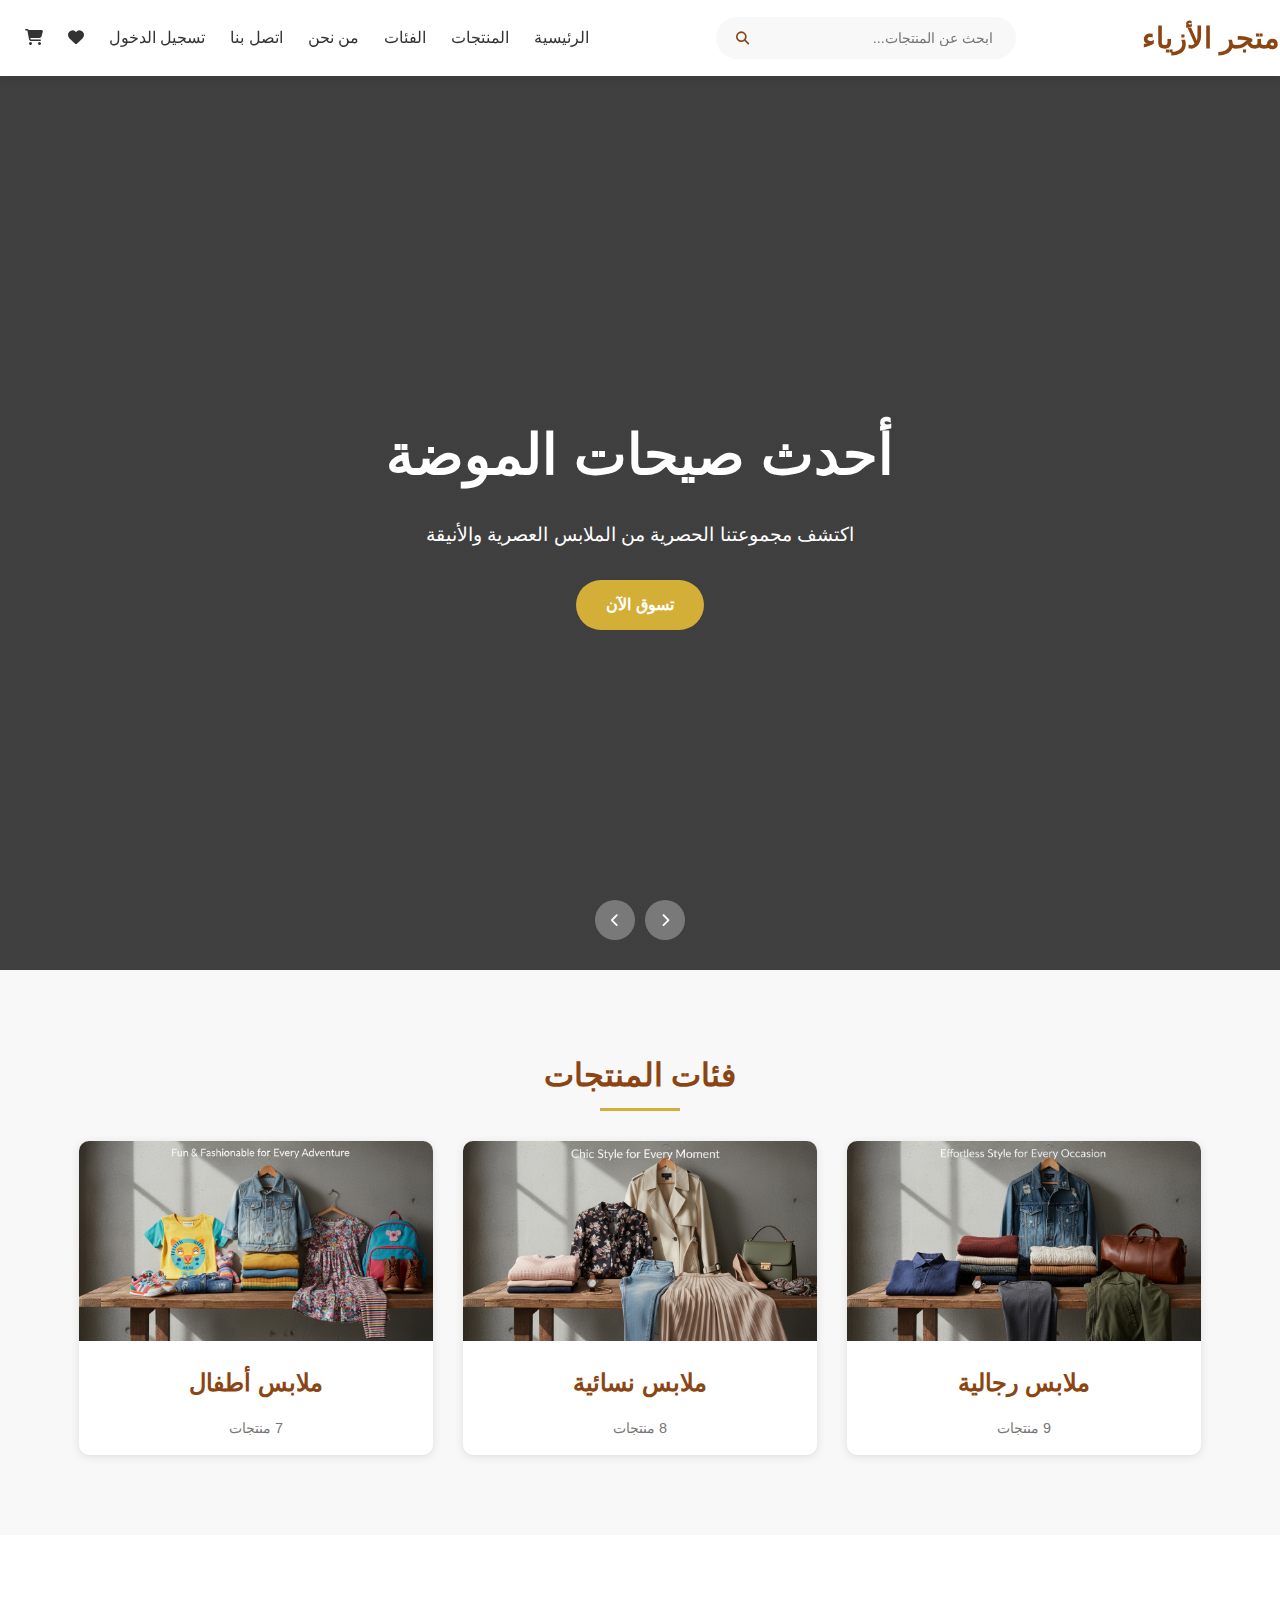
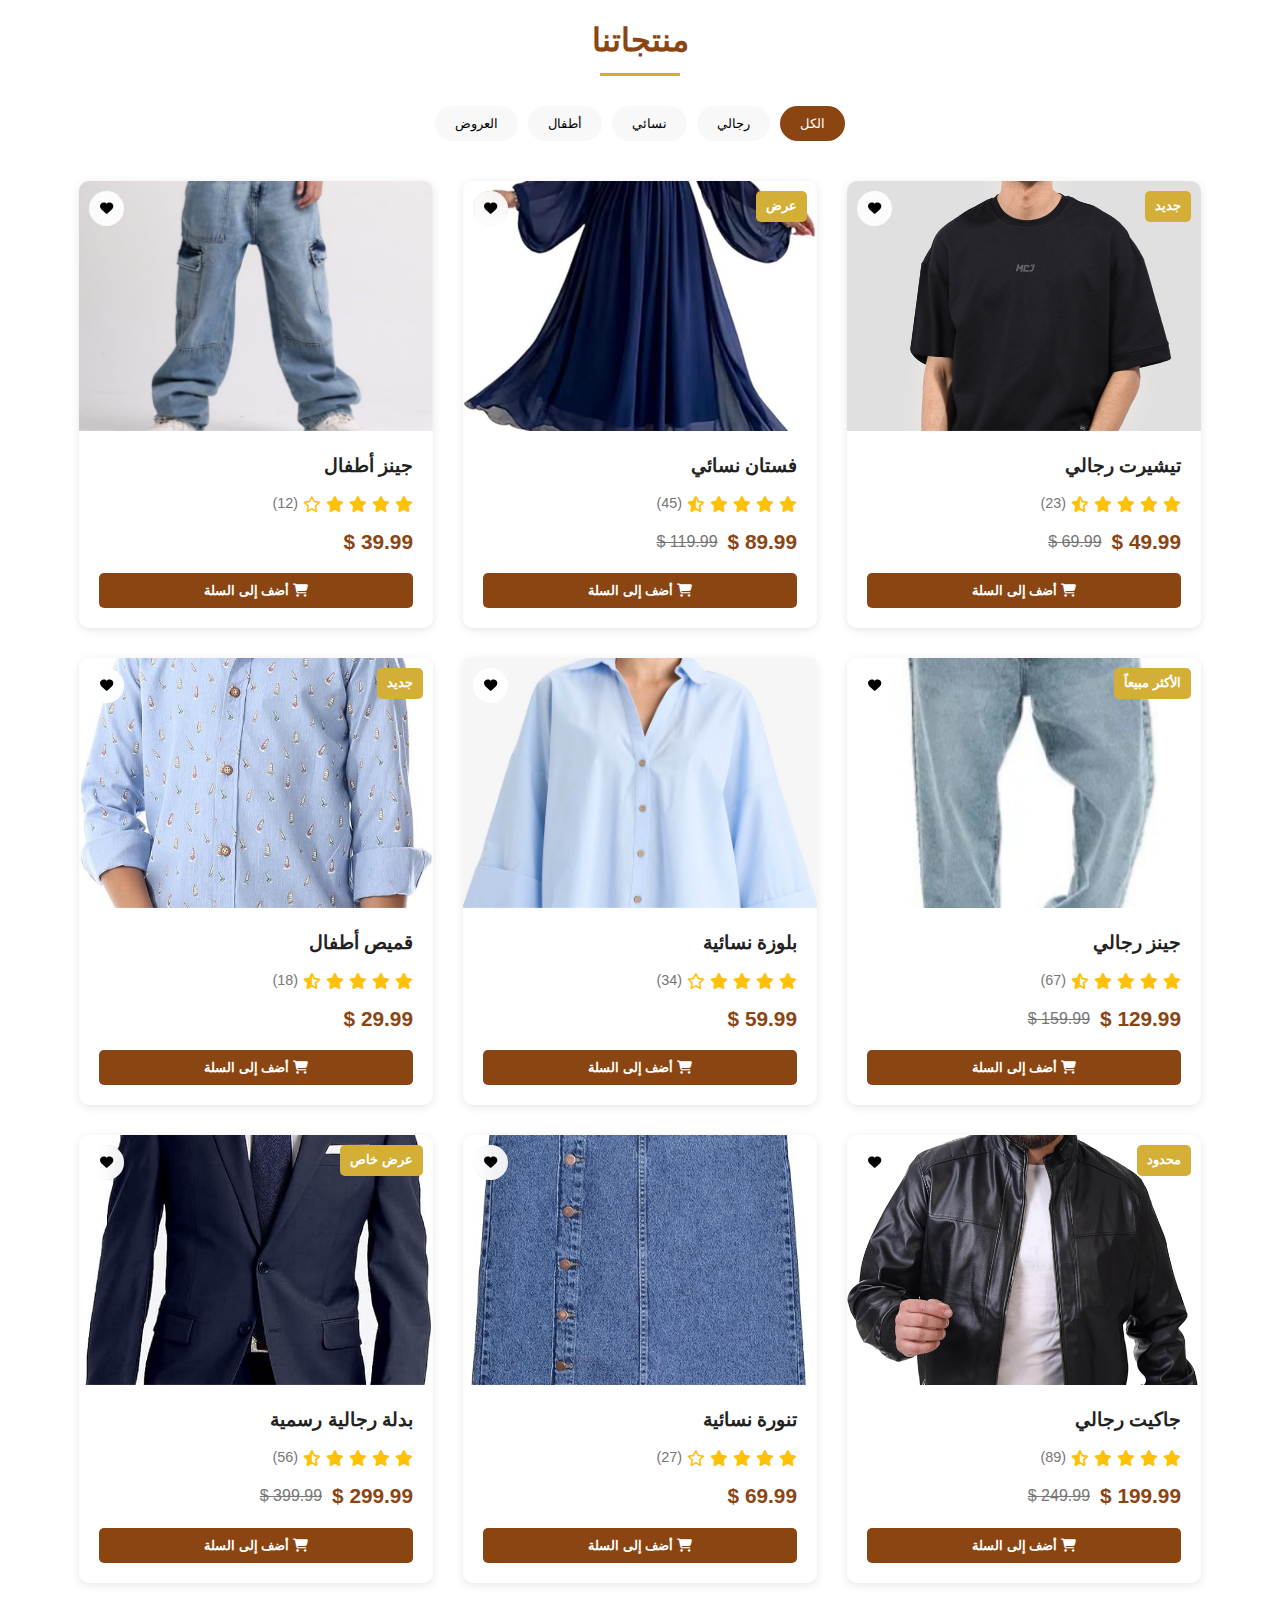
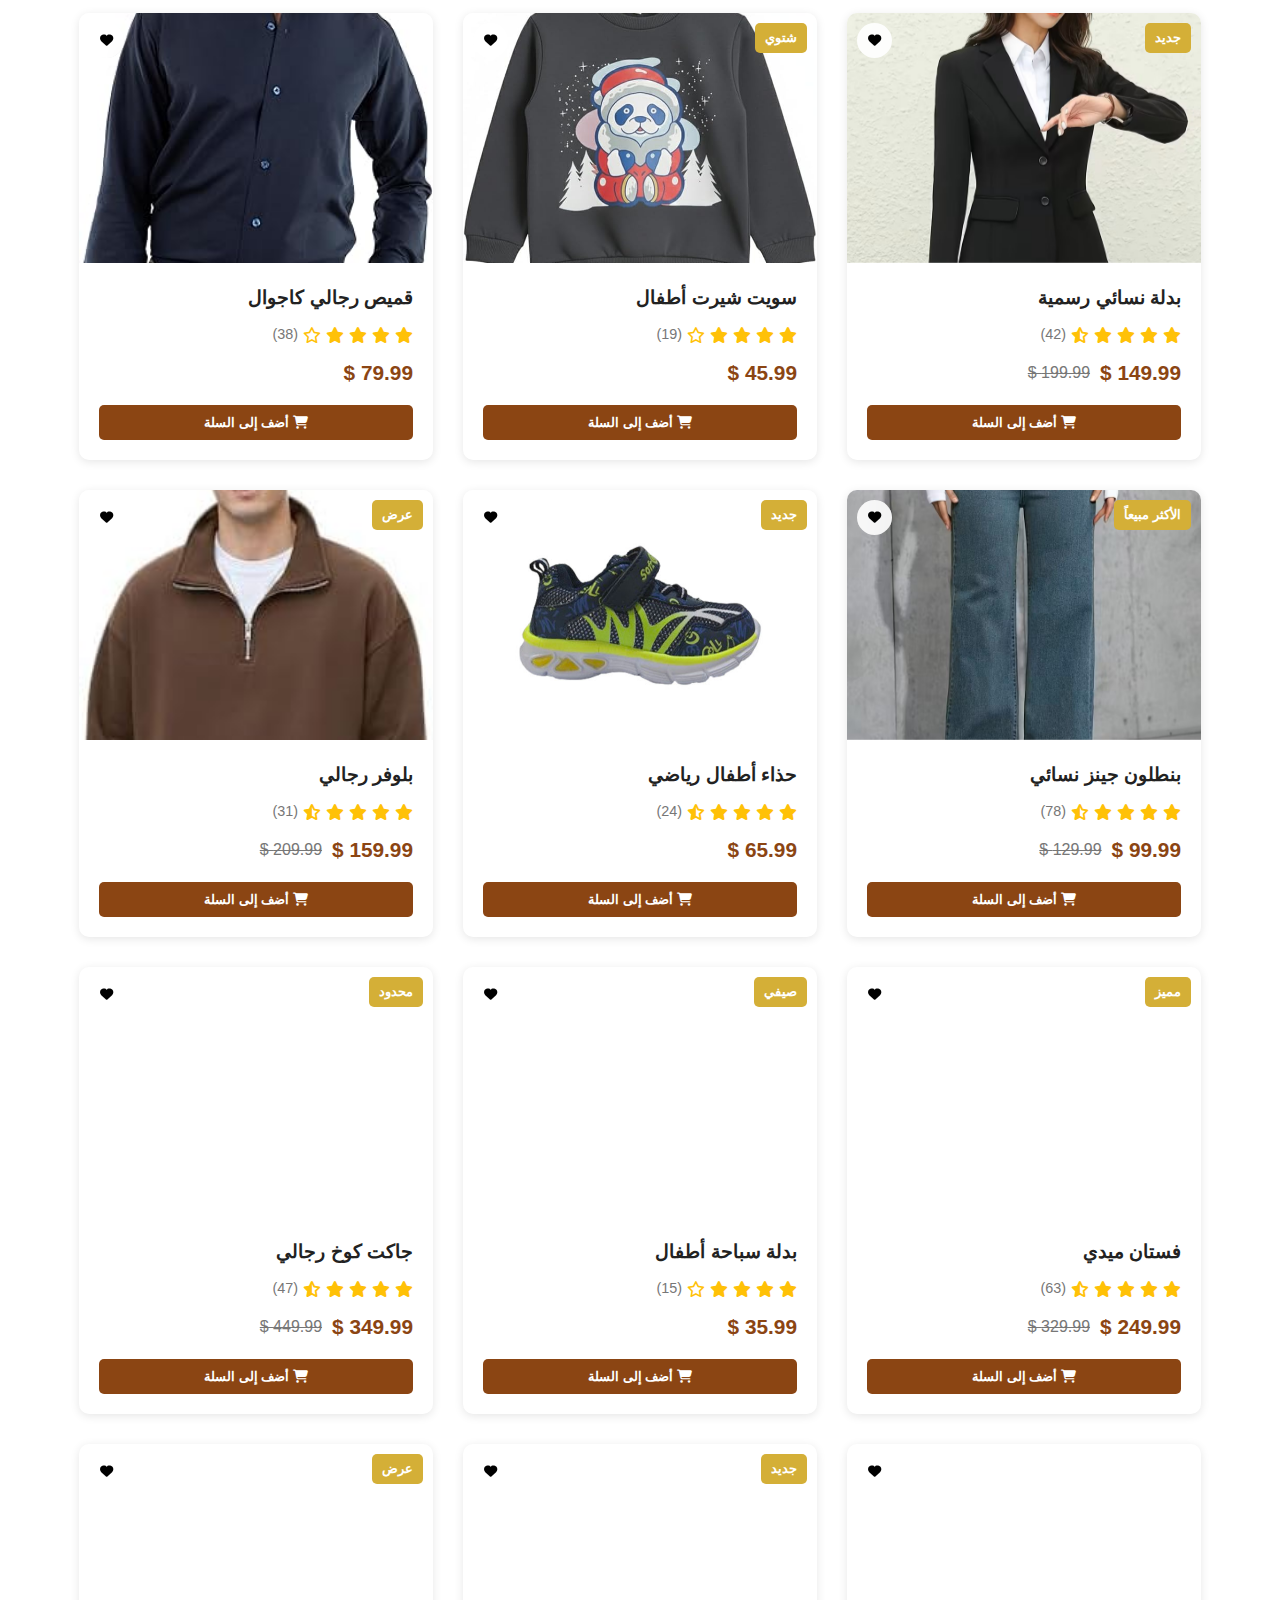
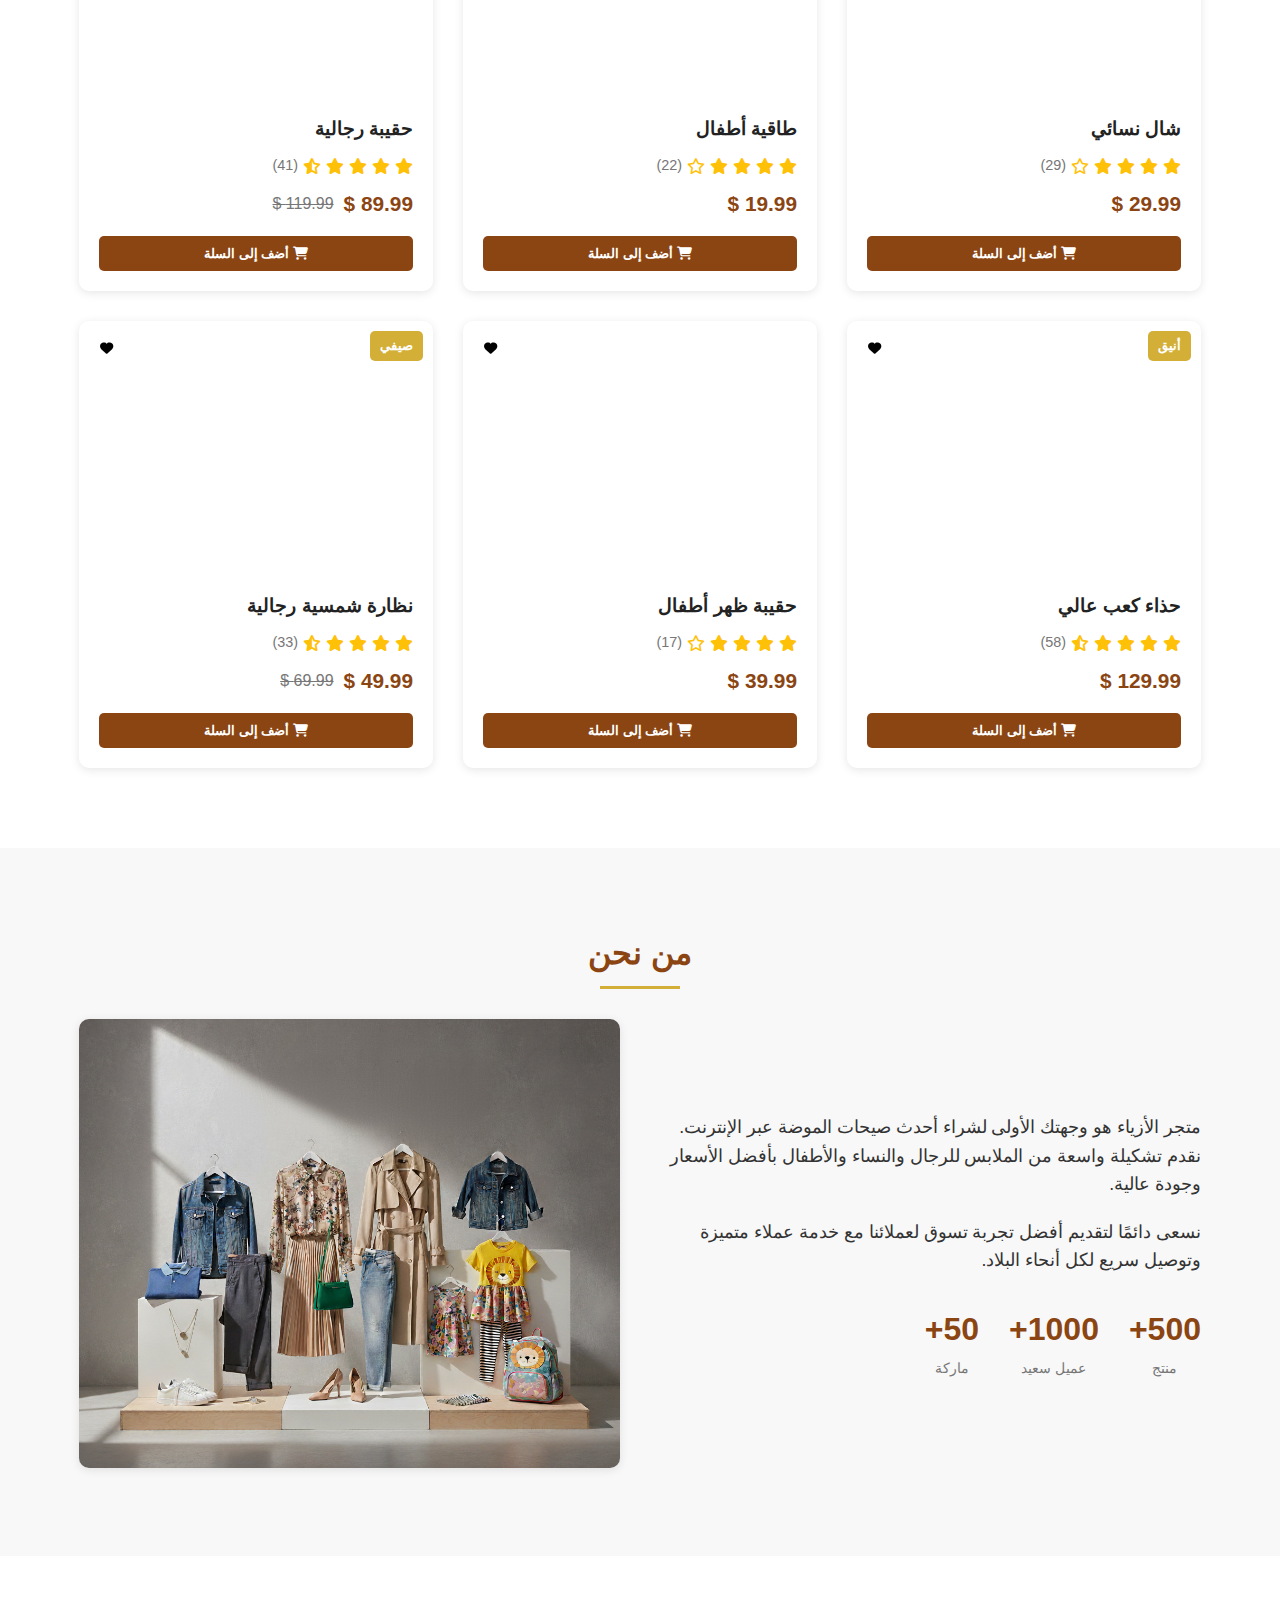
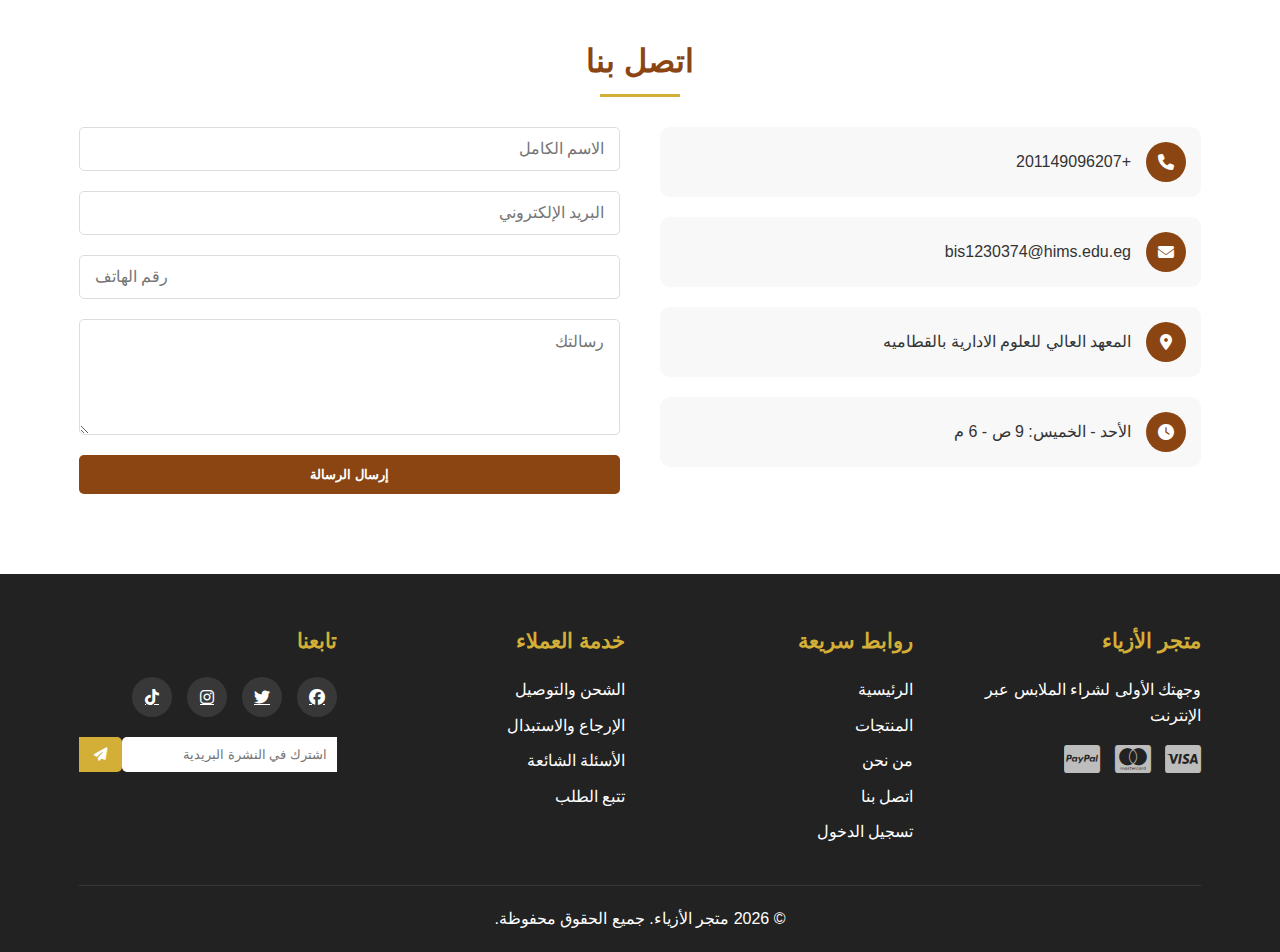
<file: index.html>
<!DOCTYPE html>
<html lang="ar" dir="rtl">
<head>
    <meta charset="UTF-8">
    <meta name="viewport" content="width=device-width, initial-scale=1.0">
    <title>متجر الأزياء - بيع الملابس عبر الإنترنت</title>
    <link rel="stylesheet" href="style.css">
    <link rel="stylesheet" href="https://cdnjs.cloudflare.com/ajax/libs/font-awesome/6.4.0/css/all.min.css">
</head>
<body>
    <div class="loading-indicator" id="loading">
        <div class="spinner"></div>
    </div>

    <nav class="navbar">
        <div class="nav-container">
            <div class="nav-logo">
                <a href="#">متجر الأزياء</a>
            </div>
            
            <div class="search-bar">
                <input type="text" placeholder="ابحث عن المنتجات..." id="searchInput">
                <button id="searchBtn"><i class="fas fa-search"></i></button>
            </div>

            <ul class="nav-menu">
                <li class="nav-item">
                    <a href="#" class="nav-link">الرئيسية</a>
                </li>
                <li class="nav-item">
                    <a href="#products" class="nav-link">المنتجات</a>
                </li>
                <li class="nav-item">
                    <a href="#categories" class="nav-link">الفئات</a>
                </li>
                <li class="nav-item">
                    <a href="#about" class="nav-link">من نحن</a>
                </li>
                <li class="nav-item">
                    <a href="#contact" class="nav-link">اتصل بنا</a>
                </li>
               
                <li class="nav-item">
                    <a href="login.html" class="nav-link">تسجيل الدخول</a>
                </li>
                <li class="nav-item">
                    <a href="#favorites" class="nav-link favorite-icon">
                        <i class="fas fa-heart"></i>
                        <span class="favorite-count">0</span>
                    </a>
                </li>
                <li class="nav-item">
                    <a href="#" class="nav-link cart-icon">
                        <i class="fas fa-shopping-cart"></i>
                        <span class="cart-count">0</span>
                    </a>
                </li>
            </ul>
            <div class="hamburger">
                <span class="bar"></span>
                <span class="bar"></span>
                <span class="bar"></span>
            </div>
        </div>
    </nav>

    <div class="cart-progress" id="cartProgress">
        <div class="progress-bar" id="progressBar"></div>
    </div>

    <header class="hero">
        <div class="hero-slider">
            <div class="slide active">
                <div class="hero-content">
                    <h1>أحدث صيحات الموضة</h1>
                    <p>اكتشف مجموعتنا الحصرية من الملابس العصرية والأنيقة</p>
                    <a href="#products" class="cta-button">تسوق الآن</a>
                </div>
            </div>
            <div class="slide">
                <div class="hero-content">
                    <h1>عروض خاصة محدودة</h1>
                    <p>احصل على خصومات تصل إلى 50% على المنتجات المختارة</p>
                    <a href="#products" class="cta-button">استعرض العروض</a>
                </div>
            </div>
            <div class="slide">
                <div class="hero-content">
                    <h1>مجموعة الأطفال الجديدة</h1>
                    <p>أجمل التصاميم لأطفالك بأفضل الأسعار</p>
                    <a href="#products" class="cta-button">تسوق الآن</a>
                </div>
            </div>
        </div>
        <div class="slider-controls">
            <button class="slider-prev"><i class="fas fa-chevron-right"></i></button>
            <button class="slider-next"><i class="fas fa-chevron-left"></i></button>
        </div>
    </header>

    <section id="categories" class="categories">
        <div class="container">
            <h2 class="section-title">فئات المنتجات</h2>
            <div class="categories-grid">
                <div class="category-card">
                    <img src="image/man.jpg" alt="ملابس رجالية">
                    <h3>ملابس رجالية</h3>
                    <span class="category-count">4 منتجات</span>
                </div>
                <div class="category-card">
                    <img src="image/women.jpg" alt="ملابس نسائية">
                    <h3>ملابس نسائية</h3>
                    <span class="category-count">3 منتجات</span>
                </div>
                <div class="category-card">
                    <img src="image/kids.jpg" alt="ملابس أطفال">
                    <h3>ملابس أطفال</h3>
                    <span class="category-count">2 منتجات</span>
                </div>
            </div>
        </div>
    </section>

    <section id="products" class="products">
        <div class="container">
            <h2 class="section-title">منتجاتنا</h2>
            
           
            <div class="search-results" id="searchResults" style="display: none;">
                <h3 id="resultsCount"></h3>
            </div>

            <div class="filter-buttons">
                <button class="filter-btn active" data-filter="all">الكل</button>
                <button class="filter-btn" data-filter="men">رجالي</button>
                <button class="filter-btn" data-filter="women">نسائي</button>
                <button class="filter-btn" data-filter="kids">أطفال</button>
                <button class="filter-btn" data-filter="sale">العروض</button>
            </div>
            <div class="products-grid" id="productsGrid">
            </div>
        </div>
    </section>

    <section id="favorites" class="favorites-section" style="display: none;">
        <div class="container">
            <h2 class="section-title">منتجاتي المفضلة</h2>
            <div class="products-grid" id="favoritesGrid">
    
            </div>
        </div>
    </section>

    <section id="about" class="about">
        <div class="container">
            <h2 class="section-title">من نحن</h2>
            <div class="about-content">
                <div class="about-text">
                    <p>متجر الأزياء هو وجهتك الأولى لشراء أحدث صيحات الموضة عبر الإنترنت. نقدم تشكيلة واسعة من الملابس للرجال والنساء والأطفال بأفضل الأسعار وجودة عالية.</p>
                    <p>نسعى دائمًا لتقديم أفضل تجربة تسوق لعملائنا مع خدمة عملاء متميزة وتوصيل سريع لكل أنحاء البلاد.</p>
                    <div class="stats">
                        <div class="stat-item">
                            <span class="stat-number">500+</span>
                            <span class="stat-label">منتج</span>
                        </div>
                        <div class="stat-item">
                            <span class="stat-number">1000+</span>
                            <span class="stat-label">عميل سعيد</span>
                        </div>
                        <div class="stat-item">
                            <span class="stat-number">50+</span>
                            <span class="stat-label">ماركة</span>
                        </div>
                    </div>
                </div>
                <div class="about-image">
                    <img src="image/من نحن.jpg" alt="عن المتجر">
                </div>
            </div>
        </div>
    </section>

    <section id="contact" class="contact">
        <div class="container">
            <h2 class="section-title">اتصل بنا</h2>
            <div class="contact-content">
                <div class="contact-info">
                    <div class="contact-item">
                        <i class="fas fa-phone"></i>
                        <p>+201149096207</p>
                    </div>
                    <div class="contact-item">
                        <i class="fas fa-envelope"></i>
                        <p>bis1230374@hims.edu.eg</p>
                    </div>
                    <div class="contact-item">
                        <i class="fas fa-map-marker-alt"></i>
                        <p>المعهد العالي للعلوم الادارية بالقطاميه</p>
                    </div>
                    <div class="contact-item">
                        <i class="fas fa-clock"></i>
                        <p>الأحد - الخميس: 9 ص - 6 م</p>
                    </div>
                </div>
                <form class="contact-form">
                    <input type="text" placeholder="الاسم الكامل" required>
                    <input type="email" placeholder="البريد الإلكتروني" required>
                    <input type="tel" placeholder="رقم الهاتف">
                    <textarea placeholder="رسالتك" rows="5" required></textarea>
                    <button type="submit">إرسال الرسالة</button>
                </form>
            </div>
        </div>
    </section>

    <footer class="footer">
        <div class="container">
            <div class="footer-content">
                <div class="footer-section">
                    <h3>متجر الأزياء</h3>
                    <p>وجهتك الأولى لشراء الملابس عبر الإنترنت</p>
                    <div class="payment-methods">
                        <i class="fab fa-cc-visa"></i>
                        <i class="fab fa-cc-mastercard"></i>
                        <i class="fab fa-cc-paypal"></i>
                    </div>
                </div>
                <div class="footer-section">
                    <h3>روابط سريعة</h3>
                    <ul>
                        <li><a href="#">الرئيسية</a></li>
                        <li><a href="#products">المنتجات</a></li>
                        <li><a href="#about">من نحن</a></li>
                        <li><a href="#contact">اتصل بنا</a></li>
    
                        <li><a href="login.html">تسجيل الدخول</a></li>
                    </ul>
                </div>
                <div class="footer-section">
                    <h3>خدمة العملاء</h3>
                    <ul>
                        <li><a href="shipping.html">الشحن والتوصيل</a></li>
                        <li><a href="return.html">الإرجاع والاستبدال</a></li>
                        <li><a href="faq.html">الأسئلة الشائعة</a></li>
                        <li><a href="tracking.html">تتبع الطلب</a></li>
                    </ul>
                </div>
                <div class="footer-section">
                    <h3>تابعنا</h3>
                    <div class="social-icons">
                        <a href="https://www.facebook.com/share/1FooUXQ52m/"><i class="fab fa-facebook"></i></a>
                        <a href="https://x.com/_MohsenNady_"><i class="fab fa-twitter"></i></a>
                        <a href="https://www.instagram.com/mohsen_nady_111?igsh=dzluYWIzdmtlb3A3"><i class="fab fa-instagram"></i></a>
                        <a href="https://www.tiktok.com/@mohsen_nady?_r=1&_t=ZS-945EqpImLYu"><i class="fab fa-tiktok"></i></a>
                    </div>
                    <div class="newsletter">
                        <input type="email" placeholder="اشترك في النشرة البريدية">
                        <button><i class="fas fa-paper-plane"></i></button>
                    </div>
                </div>
            </div>
            <div class="footer-bottom">
                <p>&copy; 2026 متجر الأزياء. جميع الحقوق محفوظة.</p>
            </div>
        </div>
    </footer>

  
    <div class="cart-sidebar">
        <div class="cart-header">
            <h3>سلة التسوق</h3>
            <button class="close-cart">&times;</button>
        </div>
        <div class="cart-items">
        
        </div>
        <div class="cart-footer">
            <div class="cart-total">
                <span>المجموع:</span>
                <span class="total-price">0.00 $</span>
            </div>
            <button class="checkout-btn">إتمام الشراء</button>
        </div>
    </div>


    <div class="cart-overlay"></div>

    <script src="script.js"></script>
</body>
</html>
</file>
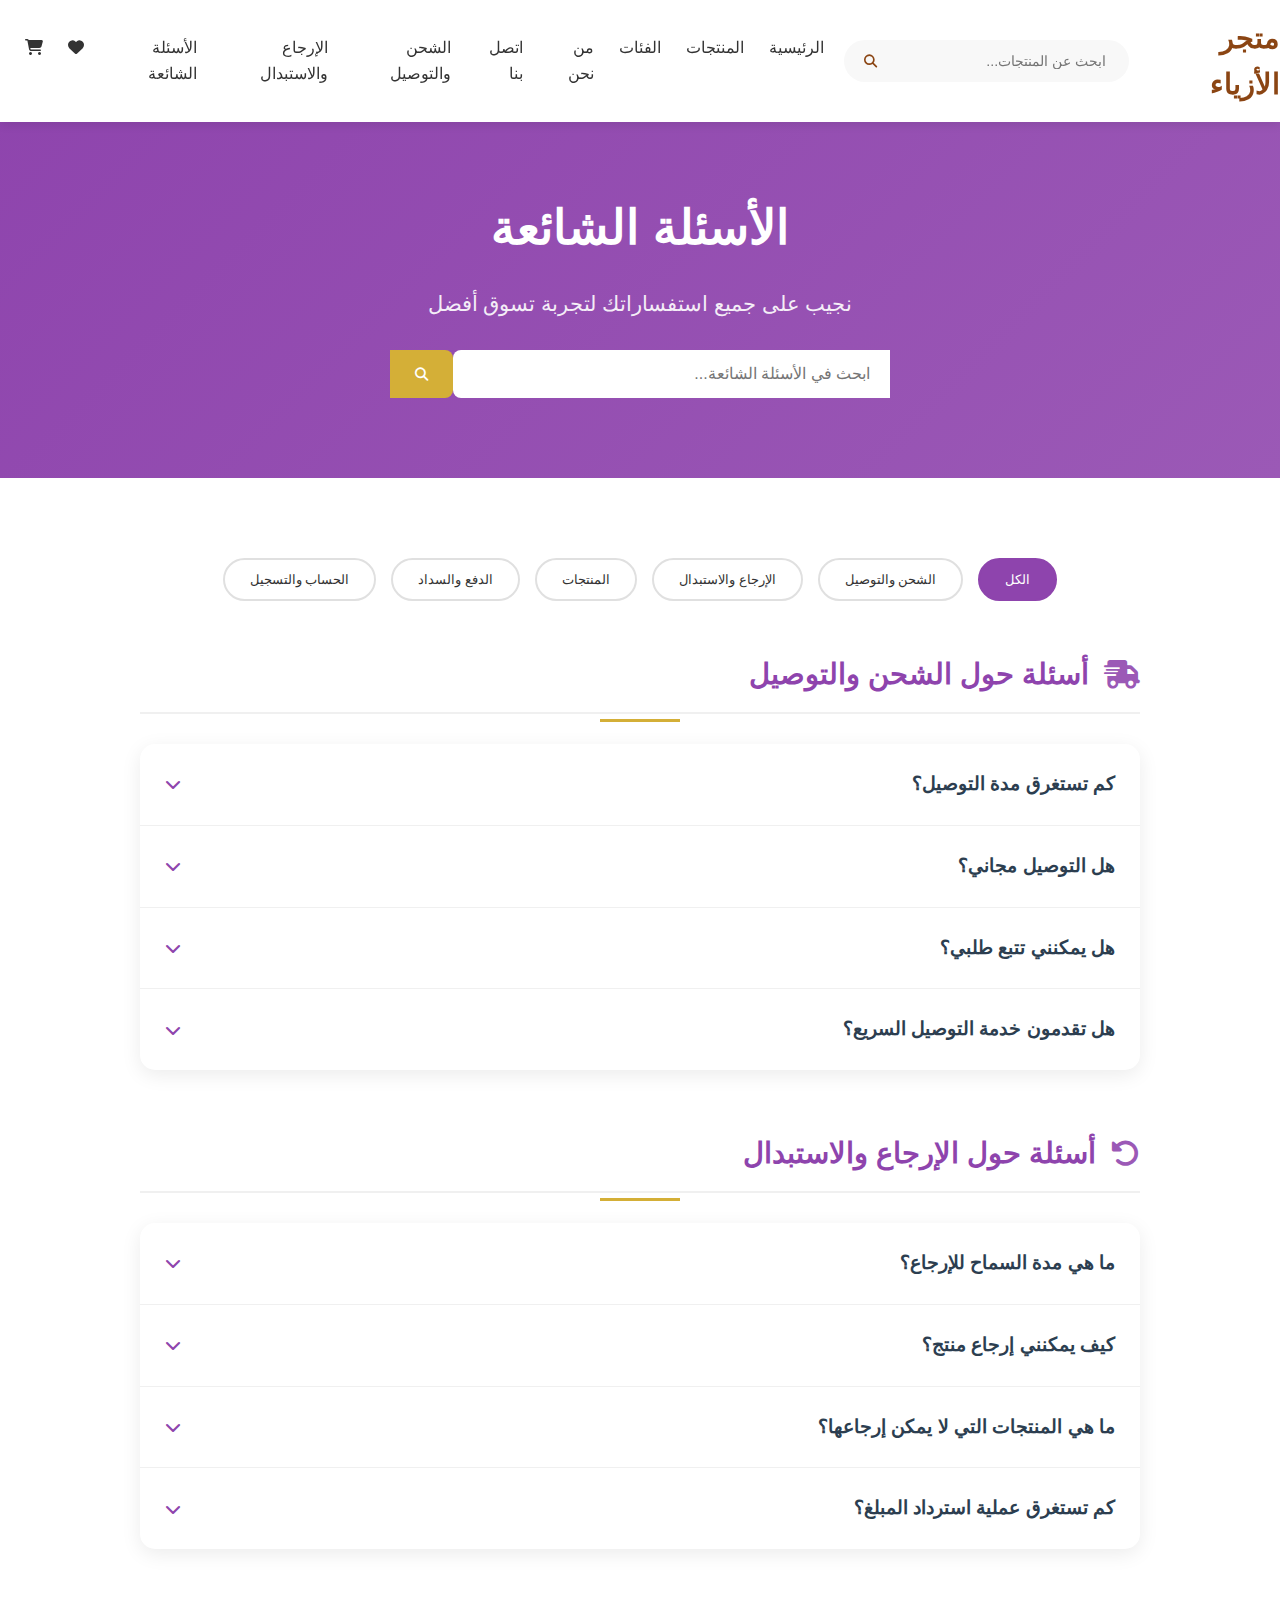
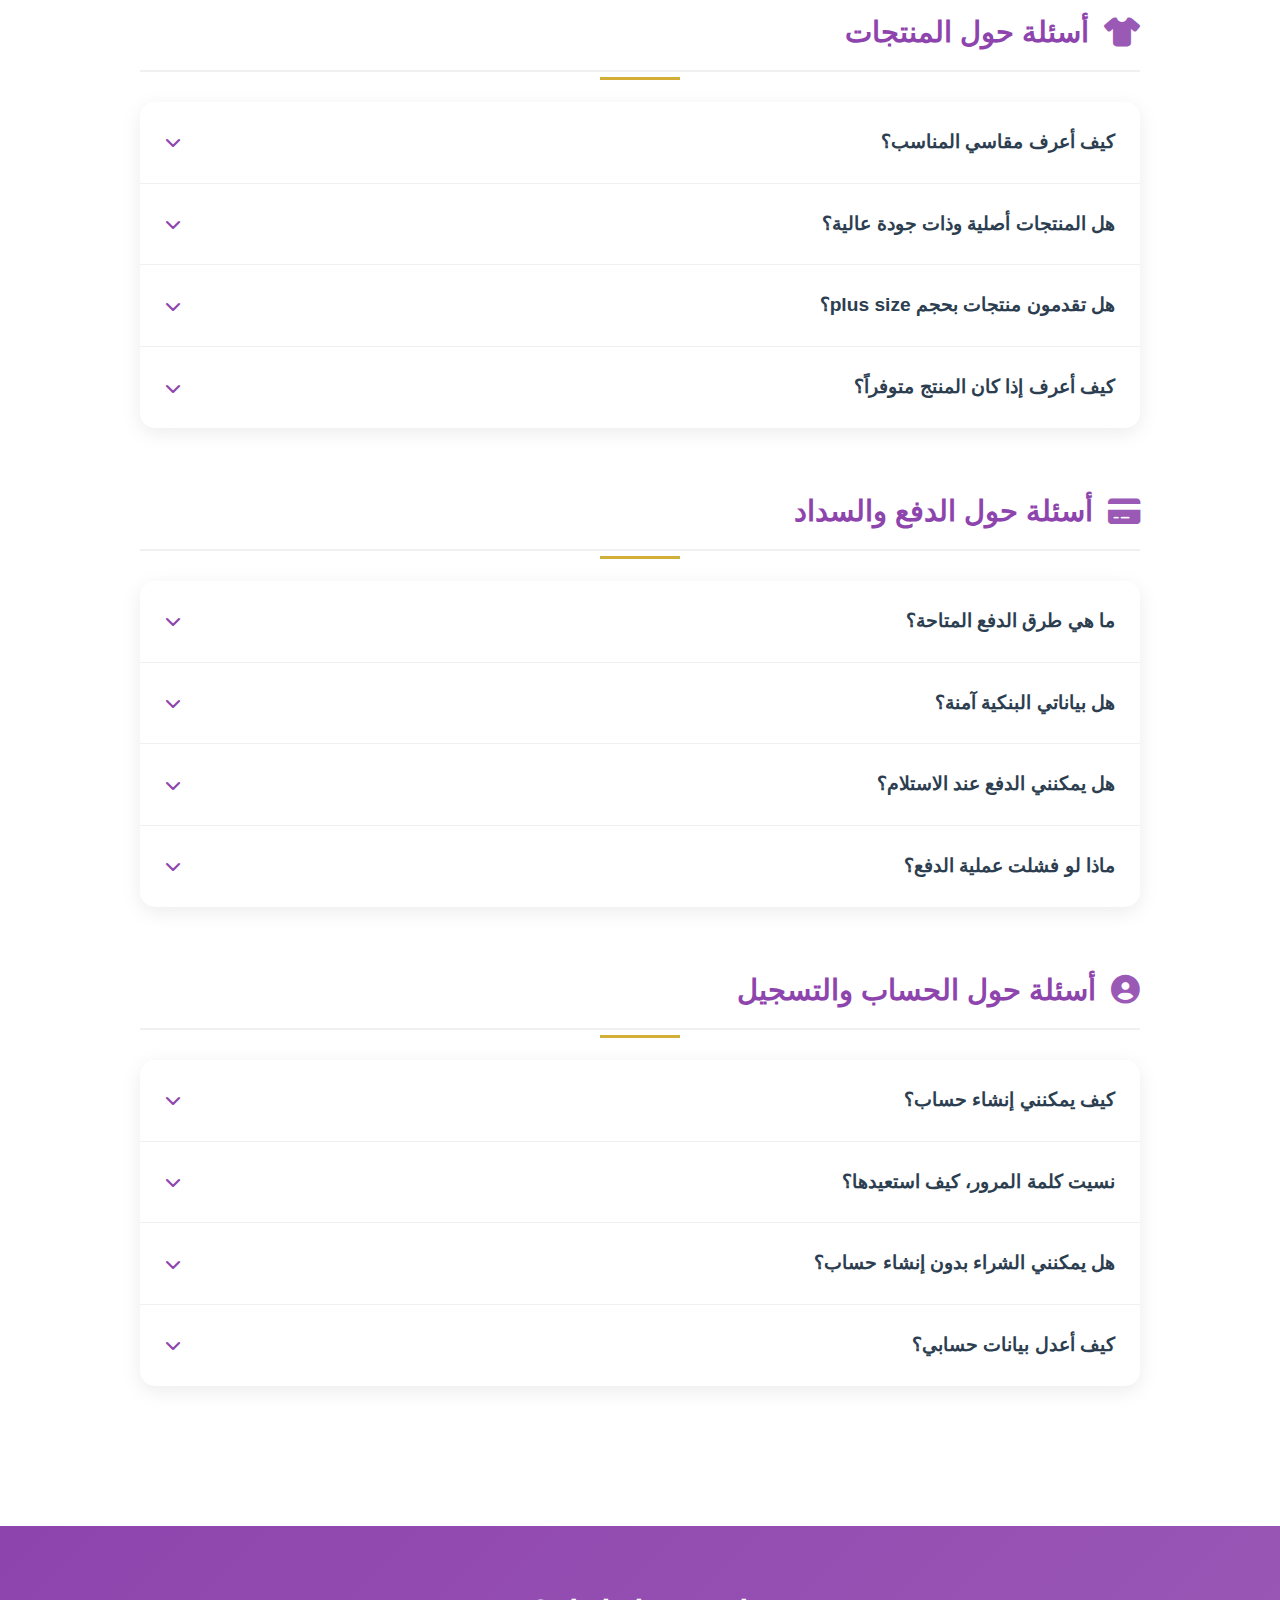
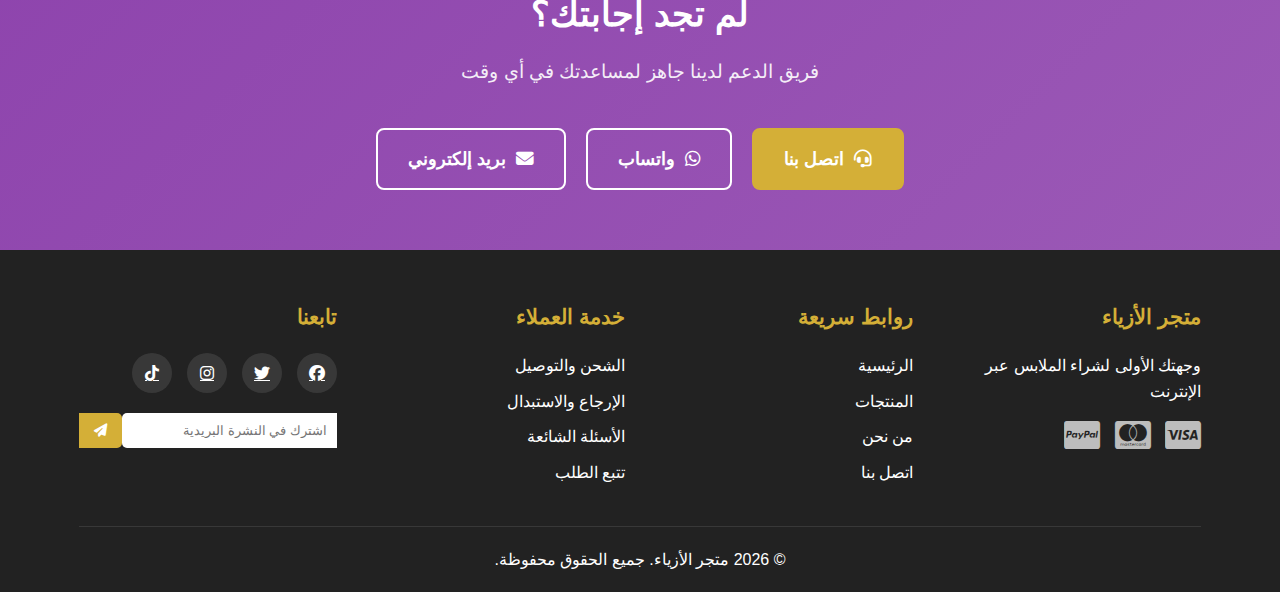
<file: faq.html>
<!DOCTYPE html>
<html lang="ar" dir="rtl">
<head>
    <meta charset="UTF-8">
    <meta name="viewport" content="width=device-width, initial-scale=1.0">
    <title>الأسئلة الشائعة - متجر الأزياء</title>
    <link rel="stylesheet" href="style.css">
    <link rel="stylesheet" href="faq.css">
    <link rel="stylesheet" href="https://cdnjs.cloudflare.com/ajax/libs/font-awesome/6.4.0/css/all.min.css">
</head>
<body>

    <div class="loading-indicator" id="loading">
        <div class="spinner"></div>
    </div>

    <nav class="navbar">
        <div class="nav-container">
            <div class="nav-logo">
                <a href="index.html">متجر الأزياء</a>
            </div>
            
            <div class="search-bar">
                <input type="text" placeholder="ابحث عن المنتجات..." id="searchInput">
                <button id="searchBtn"><i class="fas fa-search"></i></button>
            </div>

            <ul class="nav-menu">
                <li class="nav-item">
                    <a href="index.html" class="nav-link">الرئيسية</a>
                </li>
                <li class="nav-item">
                    <a href="index.html#products" class="nav-link">المنتجات</a>
                </li>
                <li class="nav-item">
                    <a href="index.html#categories" class="nav-link">الفئات</a>
                </li>
                <li class="nav-item">
                    <a href="index.html#about" class="nav-link">من نحن</a>
                </li>
                <li class="nav-item">
                    <a href="index.html#contact" class="nav-link">اتصل بنا</a>
                </li>
                <li class="nav-item">
                    <a href="shipping.html" class="nav-link">الشحن والتوصيل</a>
                </li>
                <li class="nav-item">
                    <a href="return.html" class="nav-link">الإرجاع والاستبدال</a>
                </li>
                <li class="nav-item">
                    <a href="faq.html" class="nav-link active">الأسئلة الشائعة</a>
                </li>
                <li class="nav-item">
                    <a href="#favorites" class="nav-link favorite-icon">
                        <i class="fas fa-heart"></i>
                        <span class="favorite-count">0</span>
                    </a>
                </li>
                <li class="nav-item">
                    <a href="#" class="nav-link cart-icon">
                        <i class="fas fa-shopping-cart"></i>
                        <span class="cart-count">0</span>
                    </a>
                </li>
            </ul>
            <div class="hamburger">
                <span class="bar"></span>
                <span class="bar"></span>
                <span class="bar"></span>
            </div>
        </div>
    </nav>

    <section class="faq-hero">
        <div class="container">
            <div class="faq-hero-content">
                <h1>الأسئلة الشائعة</h1>
                <p>نجيب على جميع استفساراتك لتجربة تسوق أفضل</p>
                <div class="search-faq">
                    <input type="text" placeholder="ابحث في الأسئلة الشائعة..." id="faqSearch">
                    <button id="faqSearchBtn"><i class="fas fa-search"></i></button>
                </div>
            </div>
        </div>
    </section>

    <section class="faq-content">
        <div class="container">
            <div class="faq-categories">
                <button class="category-btn active" data-category="all">الكل</button>
                <button class="category-btn" data-category="shipping">الشحن والتوصيل</button>
                <button class="category-btn" data-category="returns">الإرجاع والاستبدال</button>
                <button class="category-btn" data-category="products">المنتجات</button>
                <button class="category-btn" data-category="payment">الدفع والسداد</button>
                <button class="category-btn" data-category="account">الحساب والتسجيل</button>
            </div>

            <div class="faq-sections">
                <div class="faq-section" data-category="shipping">
                    <h2 class="section-title">
                        <i class="fas fa-shipping-fast"></i>
                        أسئلة حول الشحن والتوصيل
                    </h2>
                    <div class="faq-items">
                        <div class="faq-item">
                            <div class="faq-question">
                                <h3>كم تستغرق مدة التوصيل؟</h3>
                                <i class="fas fa-chevron-down"></i>
                            </div>
                            <div class="faq-answer">
                                <p>مدة التوصيل تتراوح بين 1-7 أيام عمل حسب المدينة:</p>
                                <ul>
                                    <li>القاهرة ، الجيزة: 1-2 يوم عمل</li>
                                    <li>القليوبية: 2-3 أيام عمل</li>
                                    <li>المدن الأخرى: 3-5 أيام عمل</li>
                                    <li>المناطق النائية: 5-7 أيام عمل</li>
                                </ul>
                            </div>
                        </div>

                        <div class="faq-item">
                            <div class="faq-question">
                                <h3>هل التوصيل مجاني؟</h3>
                                <i class="fas fa-chevron-down"></i>
                            </div>
                            <div class="faq-answer">
                                <p>نعم، التوصيل مجاني لجميع الطلبات التي تزيد عن 500 جنية. للطلبات الأقل من ذلك، تبلغ رسوم التوصيل 30 جنية للمدن الرئيسية.</p>
                            </div>
                        </div>

                        <div class="faq-item">
                            <div class="faq-question">
                                <h3>هل يمكنني تتبع طلبي؟</h3>
                                <i class="fas fa-chevron-down"></i>
                            </div>
                            <div class="faq-answer">
                                <p>نعم، يمكنك تتبع طلبك عبر:</p>
                                <ul>
                                    <li>البريد الإلكتروني: سنرسل لك رقم التتبع</li>
                                    <li>الموقع: قسم "تتبع الطلب"</li>
                                    <li>التطبيق: خاصية التتبع المباشر</li>
                                    <li>خدمة العملاء:01029793816</li>
                                </ul>
                            </div>
                        </div>

                        <div class="faq-item">
                            <div class="faq-question">
                                <h3>هل تقدمون خدمة التوصيل السريع؟</h3>
                                <i class="fas fa-chevron-down"></i>
                            </div>
                            <div class="faq-answer">
                                <p>نعم، نقدم خدمة التوصيل السريع خلال 24-48 ساعة للمدن الرئيسية برسوم 150 جنية .</p>
                            </div>
                        </div>
                    </div>
                </div>

                <div class="faq-section" data-category="returns">
                    <h2 class="section-title">
                        <i class="fas fa-undo-alt"></i>
                        أسئلة حول الإرجاع والاستبدال
                    </h2>
                    <div class="faq-items">
                        <div class="faq-item">
                            <div class="faq-question">
                                <h3>ما هي مدة السماح للإرجاع؟</h3>
                                <i class="fas fa-chevron-down"></i>
                            </div>
                            <div class="faq-answer">
                                <p>مدة السماح للإرجاع هي 14 يوم من تاريخ استلام الطلب. للمنتجات المعيبة، المدة 30 يوم.</p>
                            </div>
                        </div>

                        <div class="faq-item">
                            <div class="faq-question">
                                <h3>كيف يمكنني إرجاع منتج؟</h3>
                                <i class="fas fa-chevron-down"></i>
                            </div>
                            <div class="faq-answer">
                                <p>خطوات إرجاع المنتج:</p>
                                <ol>
                                    <li>اذهب إلى قسم "طلباتي" في حسابك</li>
                                    <li>اختر الطلب المراد إرجاعه</li>
                                    <li>اختر المنتج وسبب الإرجاع</li>
                                    <li>سنرسل لك رسالة تأكيد</li>
                                    <li>سنتولى استلام المنتج من منزلك مجاناً</li>
                                </ol>
                            </div>
                        </div>

                        <div class="faq-item">
                            <div class="faq-question">
                                <h3>ما هي المنتجات التي لا يمكن إرجاعها؟</h3>
                                <i class="fas fa-chevron-down"></i>
                            </div>
                            <div class="faq-answer">
                                <p>المنتجات التي لا يمكن إرجاعها تشمل:</p>
                                <ul>
                                    <li>الملابس الداخلية</li>
                                    <li>الجوارب بعد فتح العبوة</li>
                                    <li>المجوهرات الشخصية</li>
                                    <li>المنتجات المعدلة أو المخيطة</li>
                                    <li>المنتجات المستخدمة أو المغسولة</li>
                                </ul>
                            </div>
                        </div>

                        <div class="faq-item">
                            <div class="faq-question">
                                <h3>كم تستغرق عملية استرداد المبلغ؟</h3>
                                <i class="fas fa-chevron-down"></i>
                            </div>
                            <div class="faq-answer">
                                <p>تستغرق عملية استرداد المبلغ من 3 إلى 5 أيام عمل بعد استلام المنتج وتفحصه. سيتم الإرجاع بنفس طريقة الدفع الأصلية.</p>
                            </div>
                        </div>
                    </div>
                </div>
                <div class="faq-section" data-category="products">
                    <h2 class="section-title">
                        <i class="fas fa-tshirt"></i>
                        أسئلة حول المنتجات
                    </h2>
                    <div class="faq-items">
                        <div class="faq-item">
                            <div class="faq-question">
                                <h3>كيف أعرف مقاسي المناسب؟</h3>
                                <i class="fas fa-chevron-down"></i>
                            </div>
                            <div class="faq-answer">
                                <p>يمكنك تحديد مقاسك المناسب عبر:</p>
                                <ul>
                                    <li>دليل المقاسات الموجود في صفحة كل منتج</li>
                                    <li>أداة تحديد المقاس الذكية في التطبيق</li>
                                    <li>خدمة الاستشارة عبر الواتساب</li>
                                    <li>مراجعة مقاساتك من منتجات سابقة</li>
                                </ul>
                            </div>
                        </div>

                        <div class="faq-item">
                            <div class="faq-question">
                                <h3>هل المنتجات أصلية وذات جودة عالية؟</h3>
                                <i class="fas fa-chevron-down"></i>
                            </div>
                            <div class="faq-answer">
                                <p>نعم، جميع منتجاتنا أصلية وذات جودة عالية. نحن نتعامل مباشرة مع الموردين المعتمدين ونضمن جودة كل منتج قبل شحنه.</p>
                            </div>
                        </div>

                        <div class="faq-item">
                            <div class="faq-question">
                                <h3>هل تقدمون منتجات بحجم plus size؟</h3>
                                <i class="fas fa-chevron-down"></i>
                            </div>
                            <div class="faq-answer">
                                <p>نعم، لدينا تشكيلة واسعة من المنتجات بحجم plus size. يمكنك تصفية المنتجات حسب المقاس لمشاهدة الخيارات المتاحة.</p>
                            </div>
                        </div>

                        <div class="faq-item">
                            <div class="faq-question">
                                <h3>كيف أعرف إذا كان المنتج متوفراً؟</h3>
                                <i class="fas fa-chevron-down"></i>
                            </div>
                            <div class="faq-answer">
                                <p>يمكنك معرفة توفر المنتج عبر:</p>
                                <ul>
                                    <li>العلامة الخضراء "متوفر" على صورة المنتج</li>
                                    <li>خيار "إشعار عند التوفر" للمنتجات غير المتوفرة</li>
                                    <li>الاتصال بخدمة العملاء للتحقق من التوفر</li>
                                </ul>
                            </div>
                        </div>
                    </div>
                </div>

                <div class="faq-section" data-category="payment">
                    <h2 class="section-title">
                        <i class="fas fa-credit-card"></i>
                        أسئلة حول الدفع والسداد
                    </h2>
                    <div class="faq-items">
                        <div class="faq-item">
                            <div class="faq-question">
                                <h3>ما هي طرق الدفع المتاحة؟</h3>
                                <i class="fas fa-chevron-down"></i>
                            </div>
                            <div class="faq-answer">
                                <p>طرق الدفع المتاحة:</p>
                                <ul>
                                    <li>الدفع بالبطاقة الإئتمانية (Visa, MasterCard)</li>
                                    <li>الدفع عند الاستلام</li>
                                    <li>حساب Apple Pay</li>
                                    <li>حساب STC Pay</li>
                                    <li>التحويل البنكي</li>
                                </ul>
                            </div>
                        </div>

                        <div class="faq-item">
                            <div class="faq-question">
                                <h3>هل بياناتي البنكية آمنة؟</h3>
                                <i class="fas fa-chevron-down"></i>
                            </div>
                            <div class="faq-answer">
                                <p>نعم، بياناتك البنكية آمنة تماماً. نستخدم أنظمة تشفير متقدمة ولا نخزن أي بيانات بنكية على خوادمنا.</p>
                            </div>
                        </div>

                        <div class="faq-item">
                            <div class="faq-question">
                                <h3>هل يمكنني الدفع عند الاستلام؟</h3>
                                <i class="fas fa-chevron-down"></i>
                            </div>
                            <div class="faq-answer">
                                <p>نعم، يمكنك الدفع عند الاستلام لجميع الطلبات داخل مصر. الحد الأقصى للطلب نقداً هو 100 جنية.</p>
                            </div>
                        </div>

                        <div class="faq-item">
                            <div class="faq-question">
                                <h3>ماذا لو فشلت عملية الدفع؟</h3>
                                <i class="fas fa-chevron-down"></i>
                            </div>
                            <div class="faq-answer">
                                <p>إذا فشلت عملية الدفع، ننصحك بـ:</p>
                                <ul>
                                    <li>التأكد من صحة بيانات البطاقة</li>
                                    <li>التحقق من الرصيد المتاح</li>
                                    <li>تجربة طريقة دفع أخرى</li>
                                    <li>الاتصال ببنكك للاستفسار</li>
                                    <li>الاتصال بخدمة العملاء للمساعدة</li>
                                </ul>
                            </div>
                        </div>
                    </div>
                </div>

                <div class="faq-section" data-category="account">
                    <h2 class="section-title">
                        <i class="fas fa-user-circle"></i>
                        أسئلة حول الحساب والتسجيل
                    </h2>
                    <div class="faq-items">
                        <div class="faq-item">
                            <div class="faq-question">
                                <h3>كيف يمكنني إنشاء حساب؟</h3>
                                <i class="fas fa-chevron-down"></i>
                            </div>
                            <div class="faq-answer">
                                <p>لإنشاء حساب جديد:</p>
                                <ol>
                                    <li>انقر على "تسجيل الدخول" في أعلى الموقع</li>
                                    <li>اختر "إنشاء حساب جديد"</li>
                                    <li>املأ البيانات المطلوبة (الاسم، البريد الإلكتروني، كلمة المرور)</li>
                                    <li>اضغط على رابط التفعيل في بريدك الإلكتروني</li>
                                    <li>يمكنك الآن تسجيل الدخول والشراء</li>
                                </ol>
                            </div>
                        </div>

                        <div class="faq-item">
                            <div class="faq-question">
                                <h3>نسيت كلمة المرور، كيف استعيدها؟</h3>
                                <i class="fas fa-chevron-down"></i>
                            </div>
                            <div class="faq-answer">
                                <p>لاستعادة كلمة المرور:</p>
                                <ol>
                                    <li>انقر على "نسيت كلمة المرور"</li>
                                    <li>أدخل بريدك الإلكتروني المسجل</li>
                                    <li>اضغط على رابط إعادة التعيين في بريدك</li>
                                    <li>أنشئ كلمة مرور جديدة</li>
                                    <li>سجل الدخول بكلمة المرور الجديدة</li>
                                </ol>
                            </div>
                        </div>

                        <div class="faq-item">
                            <div class="faq-question">
                                <h3>هل يمكنني الشراء بدون إنشاء حساب؟</h3>
                                <i class="fas fa-chevron-down"></i>
                            </div>
                            <div class="faq-answer">
                                <p>نعم، يمكنك الشراء كضيف بدون إنشاء حساب. لكن ننصحك بإنشاء حساب للاستفادة من:</p>
                                <ul>
                                    <li>تتبع الطلبات السابقة</li>
                                    <li>الحفظ في المفضلة</li>
                                    <li>عروض حصرية للأعضاء</li>
                                    <li>تجربة تسوق أسرع</li>
                                </ul>
                            </div>
                        </div>

                        <div class="faq-item">
                            <div class="faq-question">
                                <h3>كيف أعدل بيانات حسابي؟</h3>
                                <i class="fas fa-chevron-down"></i>
                            </div>
                            <div class="faq-answer">
                                <p>لتعديل بيانات حسابك:</p>
                                <ol>
                                    <li>سجل الدخول إلى حسابك</li>
                                    <li>انقر على "بياناتي الشخصية"</li>
                                    <li>عدل البيانات المطلوبة</li>
                                    <li>احفظ التعديلات</li>
                                </ol>
                            </div>
                        </div>
                    </div>
                </div>

                <div class="no-results" id="noResults" style="display: none;">
                    <i class="fas fa-search" style="font-size: 4rem; color: var(--gray-color); margin-bottom: 20px;"></i>
                    <h3 style="color: var(--gray-color); margin-bottom: 10px;">لم نعثر على نتائج</h3>
                    <p style="color: var(--gray-color);">جرب البحث بكلمات أخرى أو استعرض جميع الأسئلة</p>
                </div>
            </div>
        </div>
    </section>

    <section class="contact-support">
        <div class="container">
            <div class="support-content">
                <div class="support-text">
                    <h2>لم تجد إجابتك؟</h2>
                    <p>فريق الدعم لدينا جاهز لمساعدتك في أي وقت</p>
                </div>
                <div class="support-actions">
                    <a href="index.html#contact" class="support-btn primary">
                        <i class="fas fa-headset"></i>
                        اتصل بنا
                    </a>
                    <a href="https://wa.me/+201149096207" class="support-btn secondary" target="_blank">
                        <i class="fab fa-whatsapp"></i>
                        واتساب
                    </a>
                    <a href="nadym1143@gmail.com" class="support-btn secondary">
                        <i class="fas fa-envelope"></i>
                        بريد إلكتروني
                    </a>
                </div>
            </div>
        </div>
    </section>

    <footer class="footer">
        <div class="container">
            <div class="footer-content">
                <div class="footer-section">
                    <h3>متجر الأزياء</h3>
                    <p>وجهتك الأولى لشراء الملابس عبر الإنترنت</p>
                    <div class="payment-methods">
                        <i class="fab fa-cc-visa"></i>
                        <i class="fab fa-cc-mastercard"></i>
                        <i class="fab fa-cc-paypal"></i>
                    </div>
                </div>
                <div class="footer-section">
                    <h3>روابط سريعة</h3>
                    <ul>
                        <li><a href="index.html">الرئيسية</a></li>
                        <li><a href="index.html#products">المنتجات</a></li>
                        <li><a href="index.html#about">من نحن</a></li>
                        <li><a href="index.html#contact">اتصل بنا</a></li>
                    </ul>
                </div>
                <div class="footer-section">
                    <h3>خدمة العملاء</h3>
                    <ul>
                        <li><a href="shipping.html">الشحن والتوصيل</a></li>
                        <li><a href="return.html">الإرجاع والاستبدال</a></li>
                        <li><a href="faq.html" class="active">الأسئلة الشائعة</a></li>
                        <li><a href="tracking.html">تتبع الطلب</a></li>
                    </ul>
                </div>
                <div class="footer-section">
                    <h3>تابعنا</h3>
                    <div class="social-icons">
                        <a href="https://www.facebook.com/share/17KCqhuJE2/"><i class="fab fa-facebook"></i></a>
                        <a href="https://x.com/_MohsenNady_"><i class="fab fa-twitter"></i></a>
                        <a href="https://www.instagram.com/mohsen_nady_111?igsh=dzluYWIzdmtlb3A3"><i class="fab fa-instagram"></i></a>
                        <a href="https://www.tiktok.com/@mohsen_nady?_r=1&_t=ZS-945EqpImLYu"><i class="fab fa-tiktok"></i></a>
                    </div>
                    <div class="newsletter">
                        <input type="email" placeholder="اشترك في النشرة البريدية">
                        <button><i class="fas fa-paper-plane"></i></button>
                    </div>
                </div>
            </div>
            <div class="footer-bottom">
                <p>&copy; 2026 متجر الأزياء. جميع الحقوق محفوظة.</p>
            </div>
        </div>
    </footer>

    <div class="cart-sidebar">
        <div class="cart-header">
            <h3>سلة التسوق</h3>
            <button class="close-cart">&times;</button>
        </div>
        <div class="cart-items"> </div>
        <div class="cart-footer">
            <div class="cart-total">
                <span>المجموع:</span>
                <span class="total-price">0.00 $</span>
            </div>
            <button class="checkout-btn">إتمام الشراء</button>
        </div>
    </div>

    <div class="cart-overlay"></div>

    <script src="script.js"></script>
    <script src="faq.js"></script>
</body>
</html>
</file>
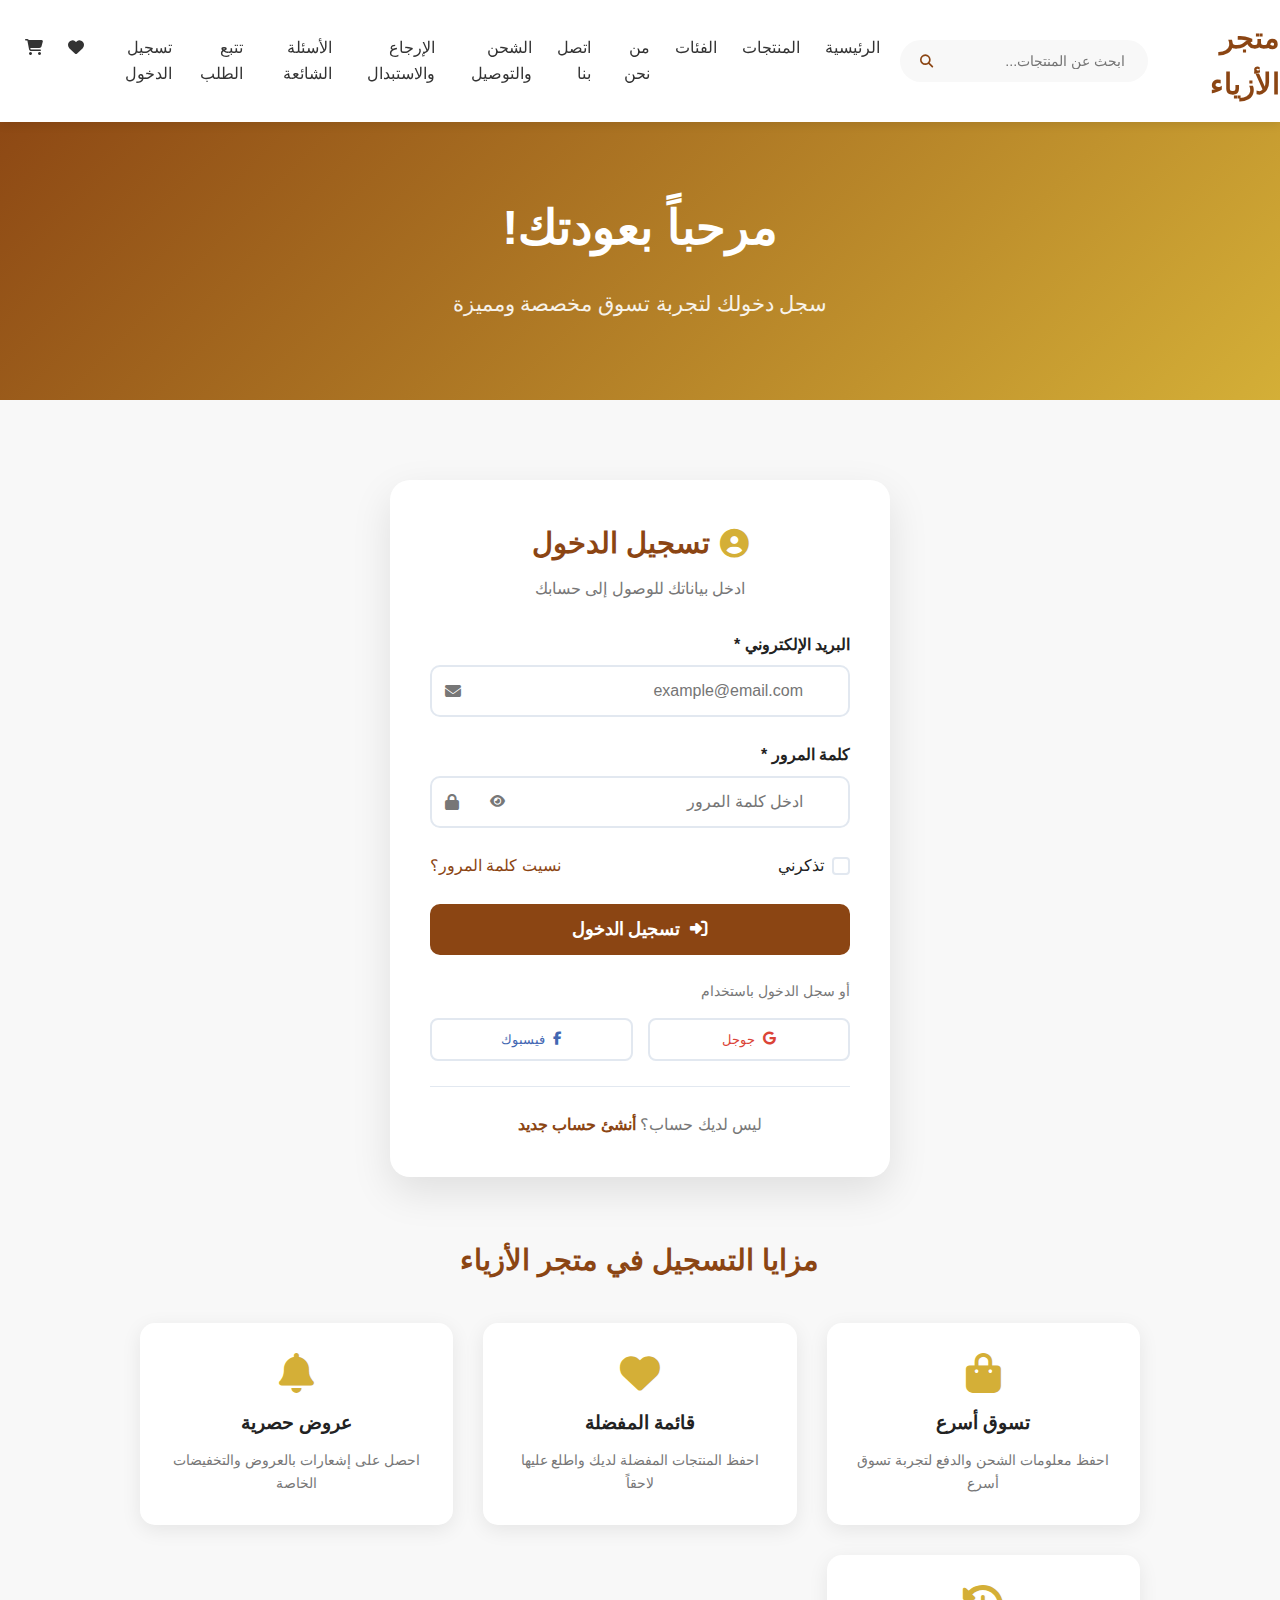
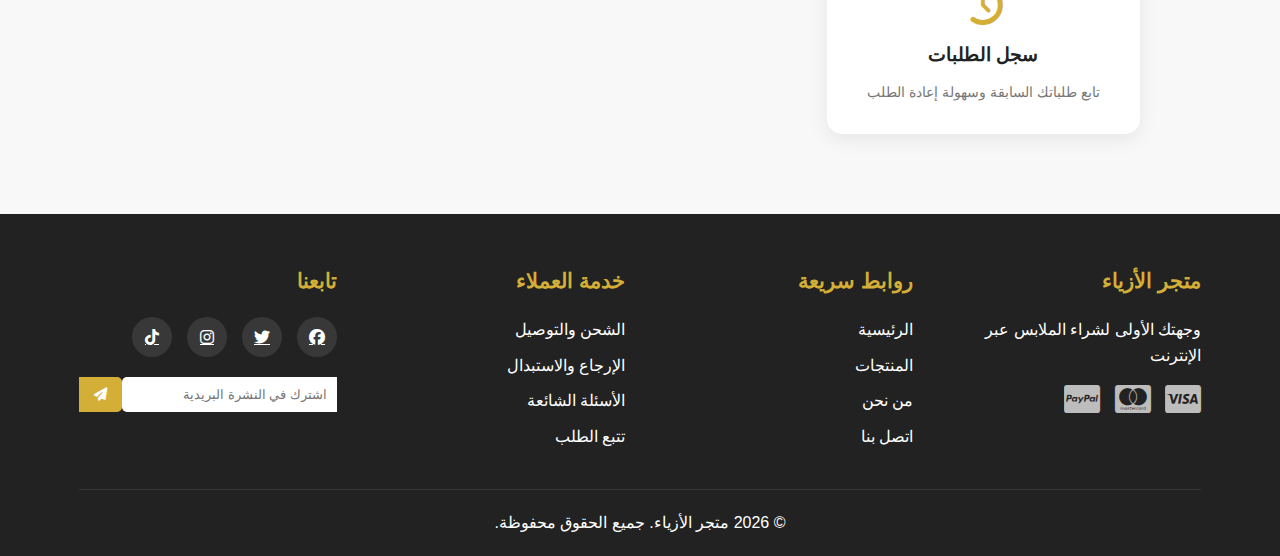
<file: login.html>
<!DOCTYPE html>
<html lang="ar" dir="rtl">
<head>
    <meta charset="UTF-8">
    <meta name="viewport" content="width=device-width, initial-scale=1.0">
    <title>تسجيل الدخول - متجر الأزياء</title>
    <link rel="stylesheet" href="style.css">
    <link rel="stylesheet" href="login.css">
    <link rel="stylesheet" href="https://cdnjs.cloudflare.com/ajax/libs/font-awesome/6.4.0/css/all.min.css">
</head>
<body>
    <div class="loading-indicator" id="loading">
        <div class="spinner"></div>
    </div>

    <nav class="navbar">
        <div class="nav-container">
            <div class="nav-logo">
                <a href="index.html">متجر الأزياء</a>
            </div>
            
            <div class="search-bar">
                <input type="text" placeholder="ابحث عن المنتجات..." id="searchInput">
                <button id="searchBtn"><i class="fas fa-search"></i></button>
            </div>

            <ul class="nav-menu">
                <li class="nav-item">
                    <a href="index.html" class="nav-link">الرئيسية</a>
                </li>
                <li class="nav-item">
                    <a href="index.html#products" class="nav-link">المنتجات</a>
                </li>
                <li class="nav-item">
                    <a href="index.html#categories" class="nav-link">الفئات</a>
                </li>
                <li class="nav-item">
                    <a href="index.html#about" class="nav-link">من نحن</a>
                </li>
                <li class="nav-item">
                    <a href="index.html#contact" class="nav-link">اتصل بنا</a>
                </li>
                <li class="nav-item">
                    <a href="shipping.html" class="nav-link">الشحن والتوصيل</a>
                </li>
                <li class="nav-item">
                    <a href="return.html" class="nav-link">الإرجاع والاستبدال</a>
                </li>
                <li class="nav-item">
                    <a href="faq.html" class="nav-link">الأسئلة الشائعة</a>
                </li>
                <li class="nav-item">
                    <a href="tracking.html" class="nav-link">تتبع الطلب</a>
                </li>
                <li class="nav-item">
                    <a href="login.html" class="nav-link active">تسجيل الدخول</a>
                </li>
                <li class="nav-item">
                    <a href="#favorites" class="nav-link favorite-icon">
                        <i class="fas fa-heart"></i>
                        <span class="favorite-count">0</span>
                    </a>
                </li>
                <li class="nav-item">
                    <a href="#" class="nav-link cart-icon">
                        <i class="fas fa-shopping-cart"></i>
                        <span class="cart-count">0</span>
                    </a>
                </li>
            </ul>
            <div class="hamburger">
                <span class="bar"></span>
                <span class="bar"></span>
                <span class="bar"></span>
            </div>
        </div>
    </nav>

    <section class="login-hero">
        <div class="container">
            <div class="login-hero-content">
                <h1>مرحباً بعودتك!</h1>
                <p>سجل دخولك لتجربة تسوق مخصصة ومميزة</p>
            </div>
        </div>
    </section>

    <section class="login-content">
        <div class="container">
            <div class="login-card">
                <div class="login-header">
                    <h2><i class="fas fa-user-circle"></i> تسجيل الدخول</h2>
                    <p>ادخل بياناتك للوصول إلى حسابك</p>
                </div>

                <form class="login-form" id="loginForm">
                    <div class="form-group">
                        <label for="email">البريد الإلكتروني *</label>
                        <div class="input-with-icon">
                            <input type="email" id="email" name="email" placeholder="example@email.com" required>
                            <i class="fas fa-envelope"></i>
                        </div>
                    </div>
                    
                    <div class="form-group">
                        <label for="password">كلمة المرور *</label>
                        <div class="input-with-icon">
                            <input type="password" id="password" name="password" placeholder="ادخل كلمة المرور" required>
                            <i class="fas fa-lock"></i>
                            <button type="button" class="toggle-password" id="togglePassword">
                                <i class="fas fa-eye"></i>
                            </button>
                        </div>
                    </div>

                    <div class="form-options">
                        <label class="remember-me">
                            <input type="checkbox" id="rememberMe" name="rememberMe">
                            <span class="checkmark"></span>
                            تذكرني
                        </label>
                        <a href="forgot-password.html" class="forgot-password">نسيت كلمة المرور؟</a>
                    </div>

                    <button type="submit" class="login-btn" id="loginBtn">
                        <i class="fas fa-sign-in-alt"></i>
                        تسجيل الدخول
                    </button>

                    <div class="social-login">
                        <p>أو سجل الدخول باستخدام</p>
                        <div class="social-buttons">
                            <button type="button" class="social-btn google-btn">
                                <i class="fab fa-google"></i>
                                جوجل
                            </button>
                            <button type="button" class="social-btn facebook-btn">
                                <i class="fab fa-facebook-f"></i>
                                فيسبوك
                            </button>
                        </div>
                    </div>

                    <div class="register-link">
                        <p>ليس لديك حساب؟ <a href="register.html">أنشئ حساب جديد</a></p>
                    </div>
                </form>
            </div>

            <div class="login-benefits">
                <h3>مزايا التسجيل في متجر الأزياء</h3>
                <div class="benefits-grid">
                    <div class="benefit-item">
                        <i class="fas fa-shopping-bag"></i>
                        <h4>تسوق أسرع</h4>
                        <p>احفظ معلومات الشحن والدفع لتجربة تسوق أسرع</p>
                    </div>
                    <div class="benefit-item">
                        <i class="fas fa-heart"></i>
                        <h4>قائمة المفضلة</h4>
                        <p>احفظ المنتجات المفضلة لديك واطلع عليها لاحقاً</p>
                    </div>
                    <div class="benefit-item">
                        <i class="fas fa-bell"></i>
                        <h4>عروض حصرية</h4>
                        <p>احصل على إشعارات بالعروض والتخفيضات الخاصة</p>
                    </div>
                    <div class="benefit-item">
                        <i class="fas fa-history"></i>
                        <h4>سجل الطلبات</h4>
                        <p>تابع طلباتك السابقة وسهولة إعادة الطلب</p>
                    </div>
                </div>
            </div>
        </div>
    </section>

    <footer class="footer">
        <div class="container">
            <div class="footer-content">
                <div class="footer-section">
                    <h3>متجر الأزياء</h3>
                    <p>وجهتك الأولى لشراء الملابس عبر الإنترنت</p>
                    <div class="payment-methods">
                        <i class="fab fa-cc-visa"></i>
                        <i class="fab fa-cc-mastercard"></i>
                        <i class="fab fa-cc-paypal"></i>
                    </div>
                </div>
                <div class="footer-section">
                    <h3>روابط سريعة</h3>
                    <ul>
                        <li><a href="index.html">الرئيسية</a></li>
                        <li><a href="index.html#products">المنتجات</a></li>
                        <li><a href="index.html#about">من نحن</a></li>
                        <li><a href="index.html#contact">اتصل بنا</a></li>
                    </ul>
                </div>
                <div class="footer-section">
                    <h3>خدمة العملاء</h3>
                    <ul>
                        <li><a href="shipping.html">الشحن والتوصيل</a></li>
                        <li><a href="return.html">الإرجاع والاستبدال</a></li>
                        <li><a href="faq.html">الأسئلة الشائعة</a></li>
                        <li><a href="tracking.html">تتبع الطلب</a></li>
                    </ul>
                </div>
                <div class="footer-section">
                    <h3>تابعنا</h3>
                    <div class="social-icons">
                        <a href="https://www.facebook.com/share/17KCqhuJE2/"><i class="fab fa-facebook"></i></a>
                        <a href="https://x.com/_MohsenNady_"><i class="fab fa-twitter"></i></a>
                        <a href="https://www.instagram.com/mohsen_nady_111?igsh=dzluYWIzdmtlb3A3"><i class="fab fa-instagram"></i></a>
                        <a href="https://www.tiktok.com/@mohsen_nady?_r=1&_t=ZS-945EqpImLYu"><i class="fab fa-tiktok"></i></a>
                    </div>
                    <div class="newsletter">
                        <input type="email" placeholder="اشترك في النشرة البريدية">
                        <button><i class="fas fa-paper-plane"></i></button>
                    </div>
                </div>
            </div>
            <div class="footer-bottom">
                <p>&copy; 2026 متجر الأزياء. جميع الحقوق محفوظة.</p>
            </div>
        </div>
    </footer>

    <div class="cart-sidebar">
        <div class="cart-header">
            <h3>سلة التسوق</h3>
            <button class="close-cart">&times;</button>
        </div>
        <div class="cart-items">
        </div>
        <div class="cart-footer">
            <div class="cart-total">
                <span>المجموع:</span>
                <span class="total-price">0.00 $</span>
            </div>
            <button class="checkout-btn">إتمام الشراء</button>
        </div>
    </div>

    <div class="cart-overlay"></div>

    <script src="script.js"></script>
    <script src="login.js"></script>
</body>
</html>
</file>
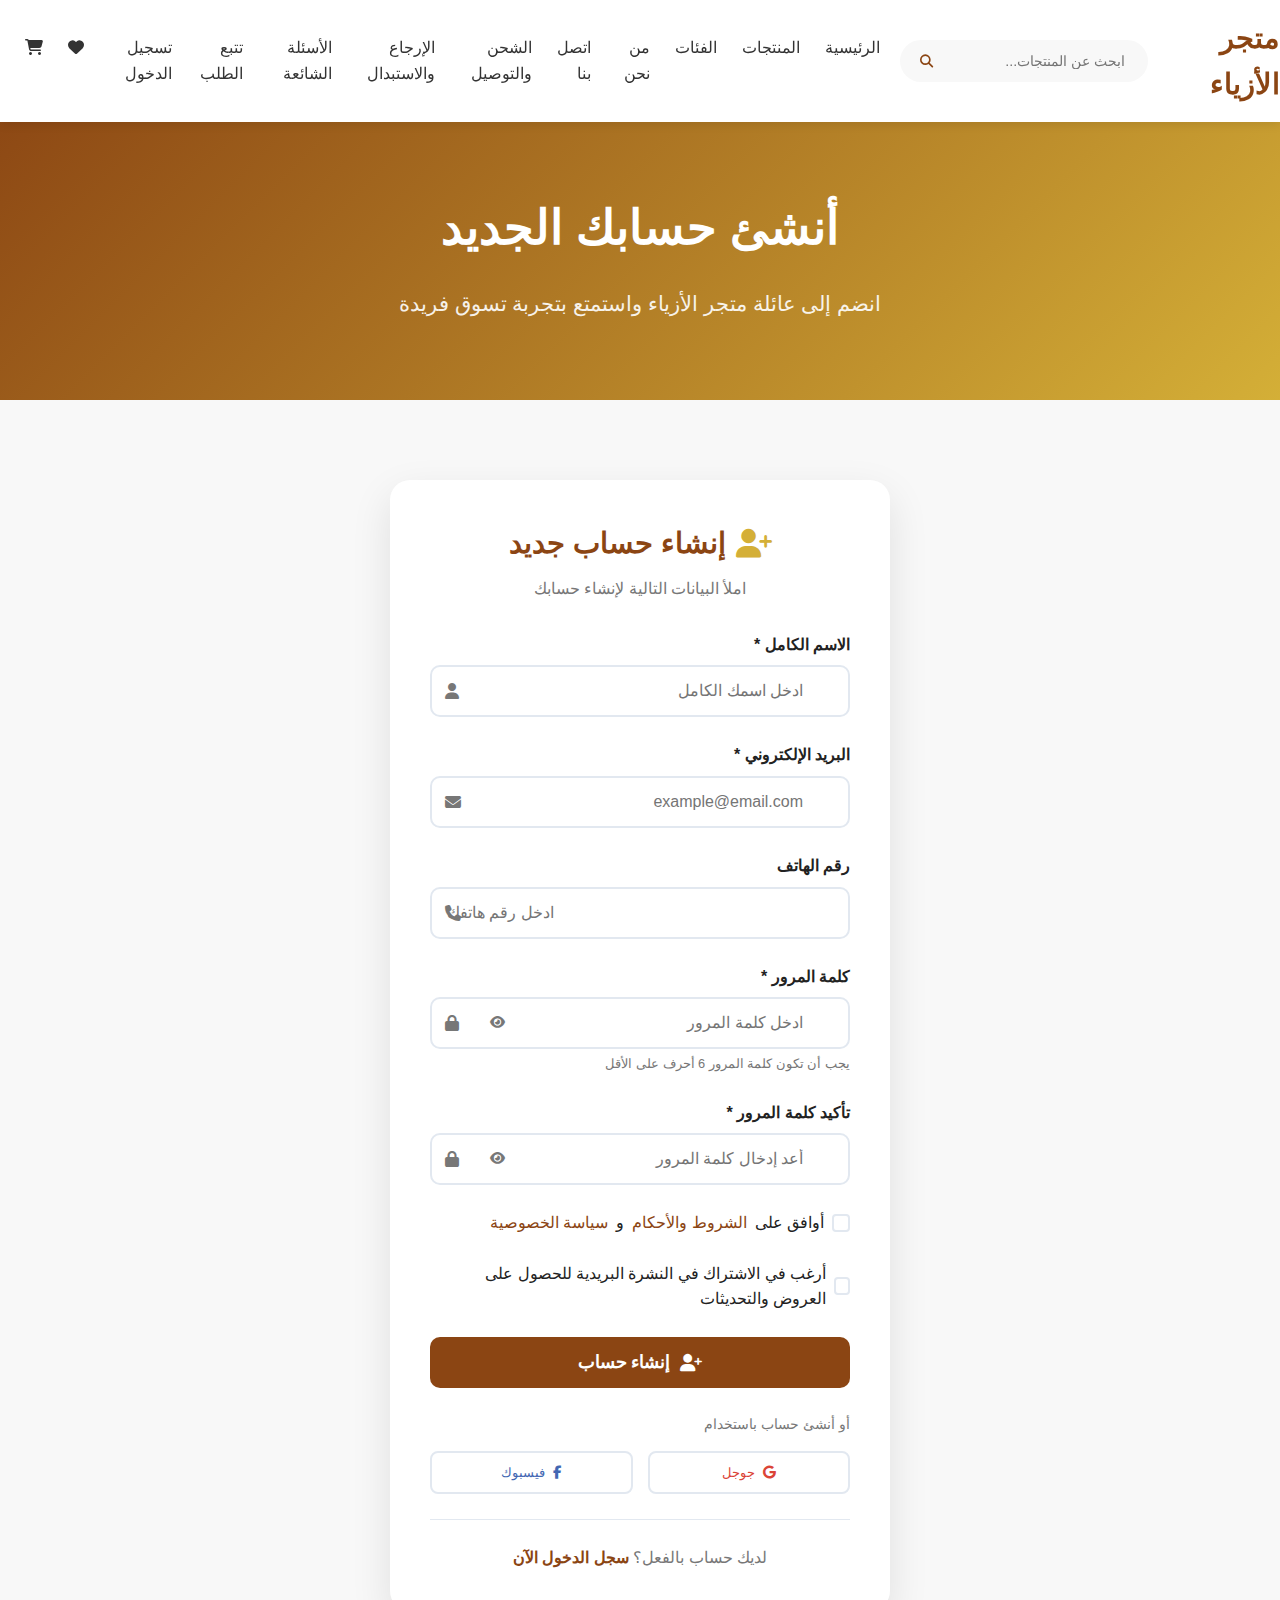
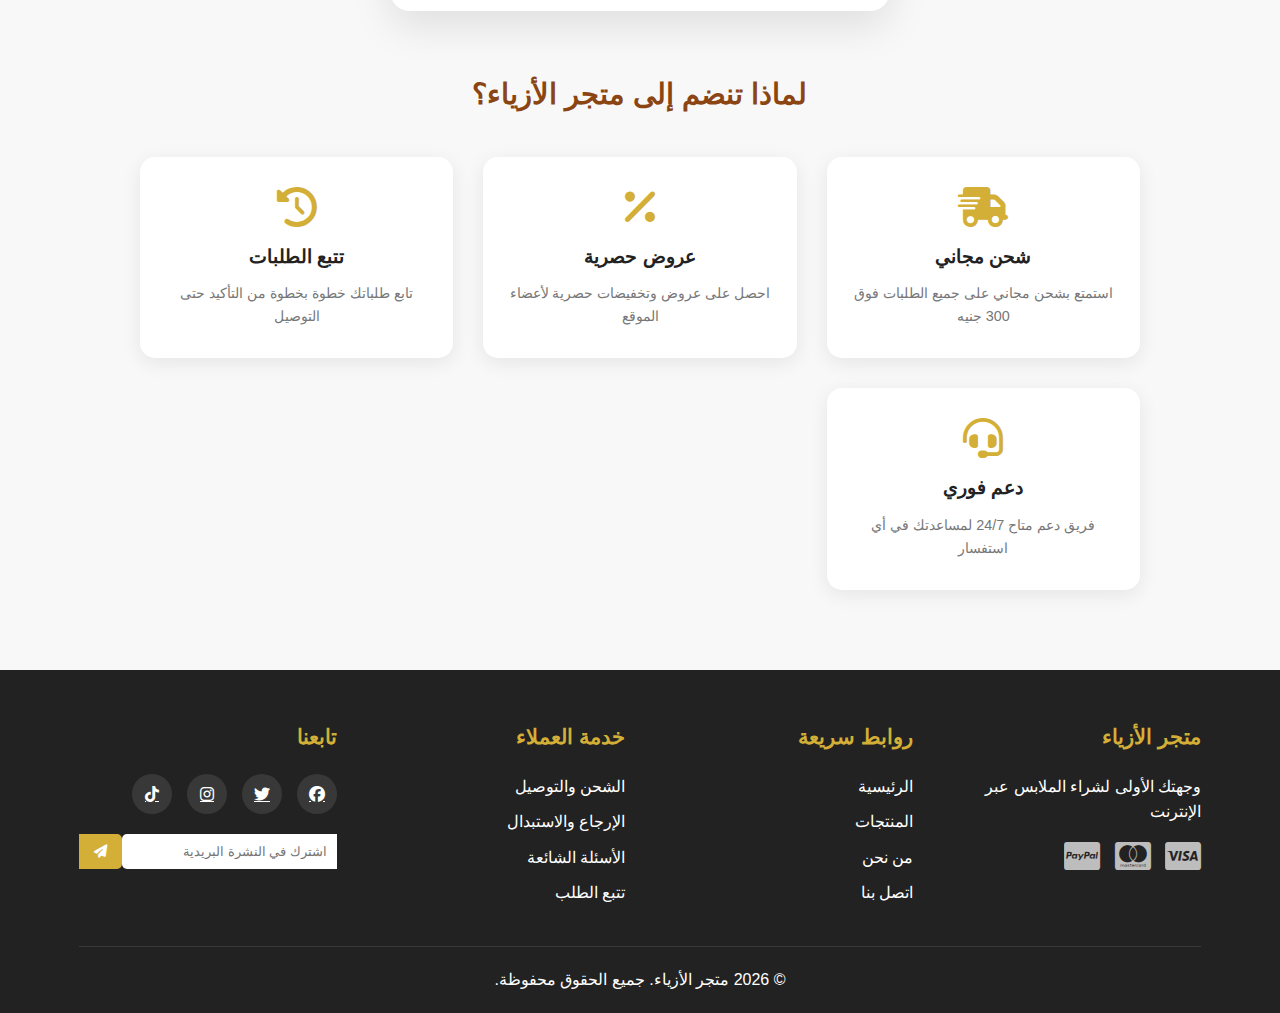
<file: register.html>
<!DOCTYPE html>
<html lang="ar" dir="rtl">
<head>
    <meta charset="UTF-8">
    <meta name="viewport" content="width=device-width, initial-scale=1.0">
    <title>إنشاء حساب - متجر الأزياء</title>
    <link rel="stylesheet" href="style.css">
    <link rel="stylesheet" href="login.css">
    <link rel="stylesheet" href="https://cdnjs.cloudflare.com/ajax/libs/font-awesome/6.4.0/css/all.min.css">
</head>
<body>
    <div class="loading-indicator" id="loading">
        <div class="spinner"></div>
    </div>

    <nav class="navbar">
        <div class="nav-container">
            <div class="nav-logo">
                <a href="index.html">متجر الأزياء</a>
            </div>
            
            <div class="search-bar">
                <input type="text" placeholder="ابحث عن المنتجات..." id="searchInput">
                <button id="searchBtn"><i class="fas fa-search"></i></button>
            </div>

            <ul class="nav-menu">
                <li class="nav-item">
                    <a href="index.html" class="nav-link">الرئيسية</a>
                </li>
                <li class="nav-item">
                    <a href="index.html#products" class="nav-link">المنتجات</a>
                </li>
                <li class="nav-item">
                    <a href="index.html#categories" class="nav-link">الفئات</a>
                </li>
                <li class="nav-item">
                    <a href="index.html#about" class="nav-link">من نحن</a>
                </li>
                <li class="nav-item">
                    <a href="index.html#contact" class="nav-link">اتصل بنا</a>
                </li>
                <li class="nav-item">
                    <a href="shipping.html" class="nav-link">الشحن والتوصيل</a>
                </li>
                <li class="nav-item">
                    <a href="return.html" class="nav-link">الإرجاع والاستبدال</a>
                </li>
                <li class="nav-item">
                    <a href="faq.html" class="nav-link">الأسئلة الشائعة</a>
                </li>
                <li class="nav-item">
                    <a href="tracking.html" class="nav-link">تتبع الطلب</a>
                </li>
                <li class="nav-item">
                    <a href="login.html" class="nav-link">تسجيل الدخول</a>
                </li>
                <li class="nav-item">
                    <a href="#favorites" class="nav-link favorite-icon">
                        <i class="fas fa-heart"></i>
                        <span class="favorite-count">0</span>
                    </a>
                </li>
                <li class="nav-item">
                    <a href="#" class="nav-link cart-icon">
                        <i class="fas fa-shopping-cart"></i>
                        <span class="cart-count">0</span>
                    </a>
                </li>
            </ul>
            <div class="hamburger">
                <span class="bar"></span>
                <span class="bar"></span>
                <span class="bar"></span>
            </div>
        </div>
    </nav>

    <section class="login-hero">
        <div class="container">
            <div class="login-hero-content">
                <h1>أنشئ حسابك الجديد</h1>
                <p>انضم إلى عائلة متجر الأزياء واستمتع بتجربة تسوق فريدة</p>
            </div>
        </div>
    </section>

    <section class="login-content">
        <div class="container">
            <div class="login-card">
                <div class="login-header">
                    <h2><i class="fas fa-user-plus"></i> إنشاء حساب جديد</h2>
                    <p>املأ البيانات التالية لإنشاء حسابك</p>
                </div>

                <form class="login-form" id="registerForm">
                    <div class="form-group">
                        <label for="fullName">الاسم الكامل *</label>
                        <div class="input-with-icon">
                            <input type="text" id="fullName" name="fullName" placeholder="ادخل اسمك الكامل" required>
                            <i class="fas fa-user"></i>
                        </div>
                    </div>

                    <div class="form-group">
                        <label for="email">البريد الإلكتروني *</label>
                        <div class="input-with-icon">
                            <input type="email" id="email" name="email" placeholder="example@email.com" required>
                            <i class="fas fa-envelope"></i>
                        </div>
                    </div>
                    
                    <div class="form-group">
                        <label for="phone">رقم الهاتف</label>
                        <div class="input-with-icon">
                            <input type="tel" id="phone" name="phone" placeholder="ادخل رقم هاتفك">
                            <i class="fas fa-phone"></i>
                        </div>
                    </div>
                    
                    <div class="form-group">
                        <label for="password">كلمة المرور *</label>
                        <div class="input-with-icon">
                            <input type="password" id="password" name="password" placeholder="ادخل كلمة المرور" required>
                            <i class="fas fa-lock"></i>
                            <button type="button" class="toggle-password" data-target="password">
                                <i class="fas fa-eye"></i>
                            </button>
                        </div>
                        <small>يجب أن تكون كلمة المرور 6 أحرف على الأقل</small>
                    </div>

                    <div class="form-group">
                        <label for="confirmPassword">تأكيد كلمة المرور *</label>
                        <div class="input-with-icon">
                            <input type="password" id="confirmPassword" name="confirmPassword" placeholder="أعد إدخال كلمة المرور" required>
                            <i class="fas fa-lock"></i>
                            <button type="button" class="toggle-password" data-target="confirmPassword">
                                <i class="fas fa-eye"></i>
                            </button>
                        </div>
                    </div>

                    <div class="form-options">
                        <label class="remember-me">
                            <input type="checkbox" id="agreeTerms" name="agreeTerms" required>
                            <span class="checkmark"></span>
                            أوافق على <a href="terms.html" class="terms-link">الشروط والأحكام</a> و <a href="privacy.html" class="terms-link">سياسة الخصوصية</a>
                        </label>
                    </div>

                    <div class="form-options">
                        <label class="remember-me">
                            <input type="checkbox" id="newsletter" name="newsletter">
                            <span class="checkmark"></span>
                            أرغب في الاشتراك في النشرة البريدية للحصول على العروض والتحديثات
                        </label>
                    </div>

                    <button type="submit" class="login-btn" id="registerBtn">
                        <i class="fas fa-user-plus"></i>
                        إنشاء حساب
                    </button>

                    <div class="social-login">
                        <p>أو أنشئ حساب باستخدام</p>
                        <div class="social-buttons">
                            <button type="button" class="social-btn google-btn">
                                <i class="fab fa-google"></i>
                                جوجل
                            </button>
                            <button type="button" class="social-btn facebook-btn">
                                <i class="fab fa-facebook-f"></i>
                                فيسبوك
                            </button>
                        </div>
                    </div>

                    <div class="register-link">
                        <p>لديك حساب بالفعل؟ <a href="login.html">سجل الدخول الآن</a></p>
                    </div>
                </form>
            </div>

            <div class="login-benefits">
                <h3>لماذا تنضم إلى متجر الأزياء؟</h3>
                <div class="benefits-grid">
                    <div class="benefit-item">
                        <i class="fas fa-shipping-fast"></i>
                        <h4>شحن مجاني</h4>
                        <p>استمتع بشحن مجاني على جميع الطلبات فوق 300 جنيه</p>
                    </div>
                    <div class="benefit-item">
                        <i class="fas fa-percentage"></i>
                        <h4>عروض حصرية</h4>
                        <p>احصل على عروض وتخفيضات حصرية لأعضاء الموقع</p>
                    </div>
                    <div class="benefit-item">
                        <i class="fas fa-history"></i>
                        <h4>تتبع الطلبات</h4>
                        <p>تابع طلباتك خطوة بخطوة من التأكيد حتى التوصيل</p>
                    </div>
                    <div class="benefit-item">
                        <i class="fas fa-headset"></i>
                        <h4>دعم فوري</h4>
                        <p>فريق دعم متاح 24/7 لمساعدتك في أي استفسار</p>
                    </div>
                </div>
            </div>
        </div>
    </section>

    <footer class="footer">
        <div class="container">
            <div class="footer-content">
                <div class="footer-section">
                    <h3>متجر الأزياء</h3>
                    <p>وجهتك الأولى لشراء الملابس عبر الإنترنت</p>
                    <div class="payment-methods">
                        <i class="fab fa-cc-visa"></i>
                        <i class="fab fa-cc-mastercard"></i>
                        <i class="fab fa-cc-paypal"></i>
                    </div>
                </div>
                <div class="footer-section">
                    <h3>روابط سريعة</h3>
                    <ul>
                        <li><a href="index.html">الرئيسية</a></li>
                        <li><a href="index.html#products">المنتجات</a></li>
                        <li><a href="index.html#about">من نحن</a></li>
                        <li><a href="index.html#contact">اتصل بنا</a></li>
                    </ul>
                </div>
                <div class="footer-section">
                    <h3>خدمة العملاء</h3>
                    <ul>
                        <li><a href="shipping.html">الشحن والتوصيل</a></li>
                        <li><a href="return.html">الإرجاع والاستبدال</a></li>
                        <li><a href="faq.html">الأسئلة الشائعة</a></li>
                        <li><a href="tracking.html">تتبع الطلب</a></li>
                    </ul>
                </div>
                <div class="footer-section">
                    <h3>تابعنا</h3>
                    <div class="social-icons">
                        <a href="https://www.facebook.com/share/17KCqhuJE2/"><i class="fab fa-facebook"></i></a>
                        <a href="https://x.com/_MohsenNady_"><i class="fab fa-twitter"></i></a>
                        <a href="https://www.instagram.com/mohsen_nady_111?igsh=dzluYWIzdmtlb3A3"><i class="fab fa-instagram"></i></a>
                        <a href="https://www.tiktok.com/@mohsen_nady?_r=1&_t=ZS-945EqpImLYu"><i class="fab fa-tiktok"></i></a>
                    </div>
                    <div class="newsletter">
                        <input type="email" placeholder="اشترك في النشرة البريدية">
                        <button><i class="fas fa-paper-plane"></i></button>
                    </div>
                </div>
            </div>
            <div class="footer-bottom">
                <p>&copy; 2026 متجر الأزياء. جميع الحقوق محفوظة.</p>
            </div>
        </div>
    </footer>

    <div class="cart-sidebar">
        <div class="cart-header">
            <h3>سلة التسوق</h3>
            <button class="close-cart">&times;</button>
        </div>
        <div class="cart-items">
        </div>
        <div class="cart-footer">
            <div class="cart-total">
                <span>المجموع:</span>
                <span class="total-price">0.00 $</span>
            </div>
            <button class="checkout-btn">إتمام الشراء</button>
        </div>
    </div>

    <div class="cart-overlay"></div>

    <script src="script.js"></script>
    <script src="register.js"></script>
</body>
</html>
</file>
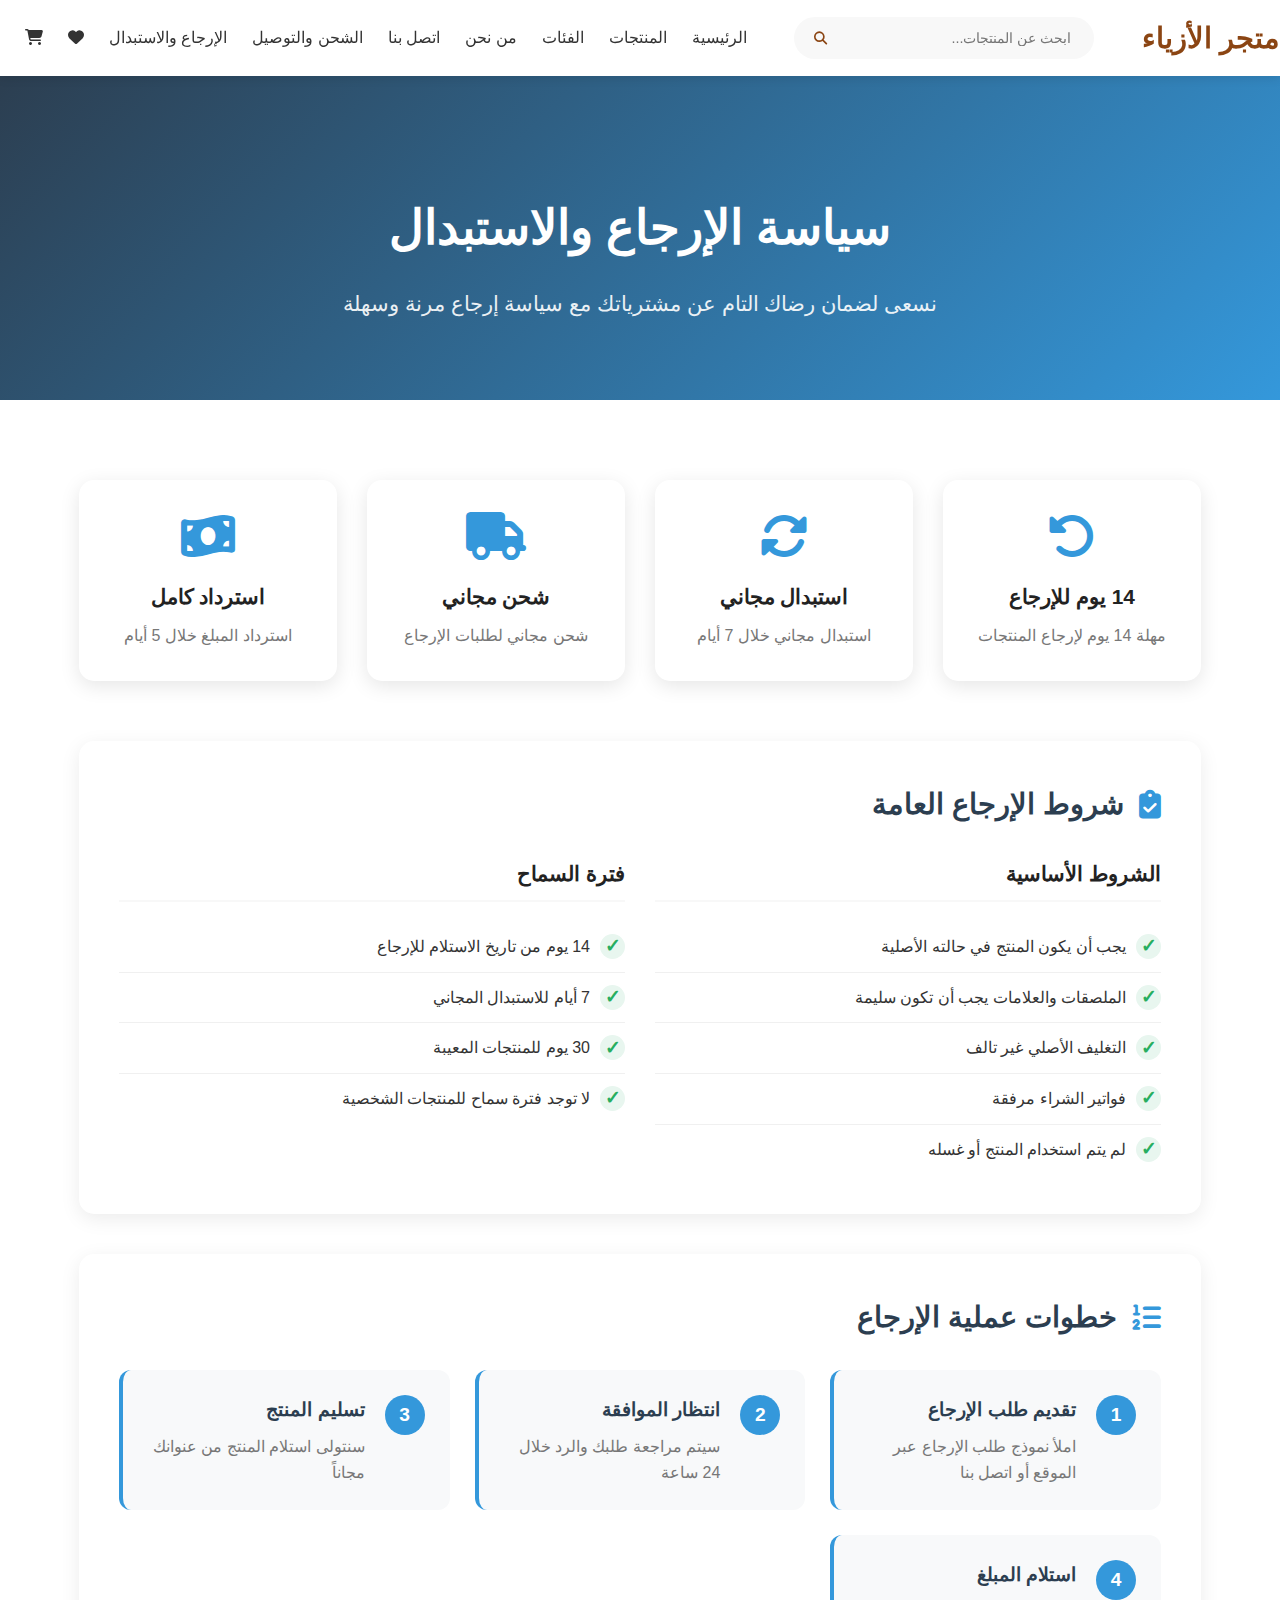
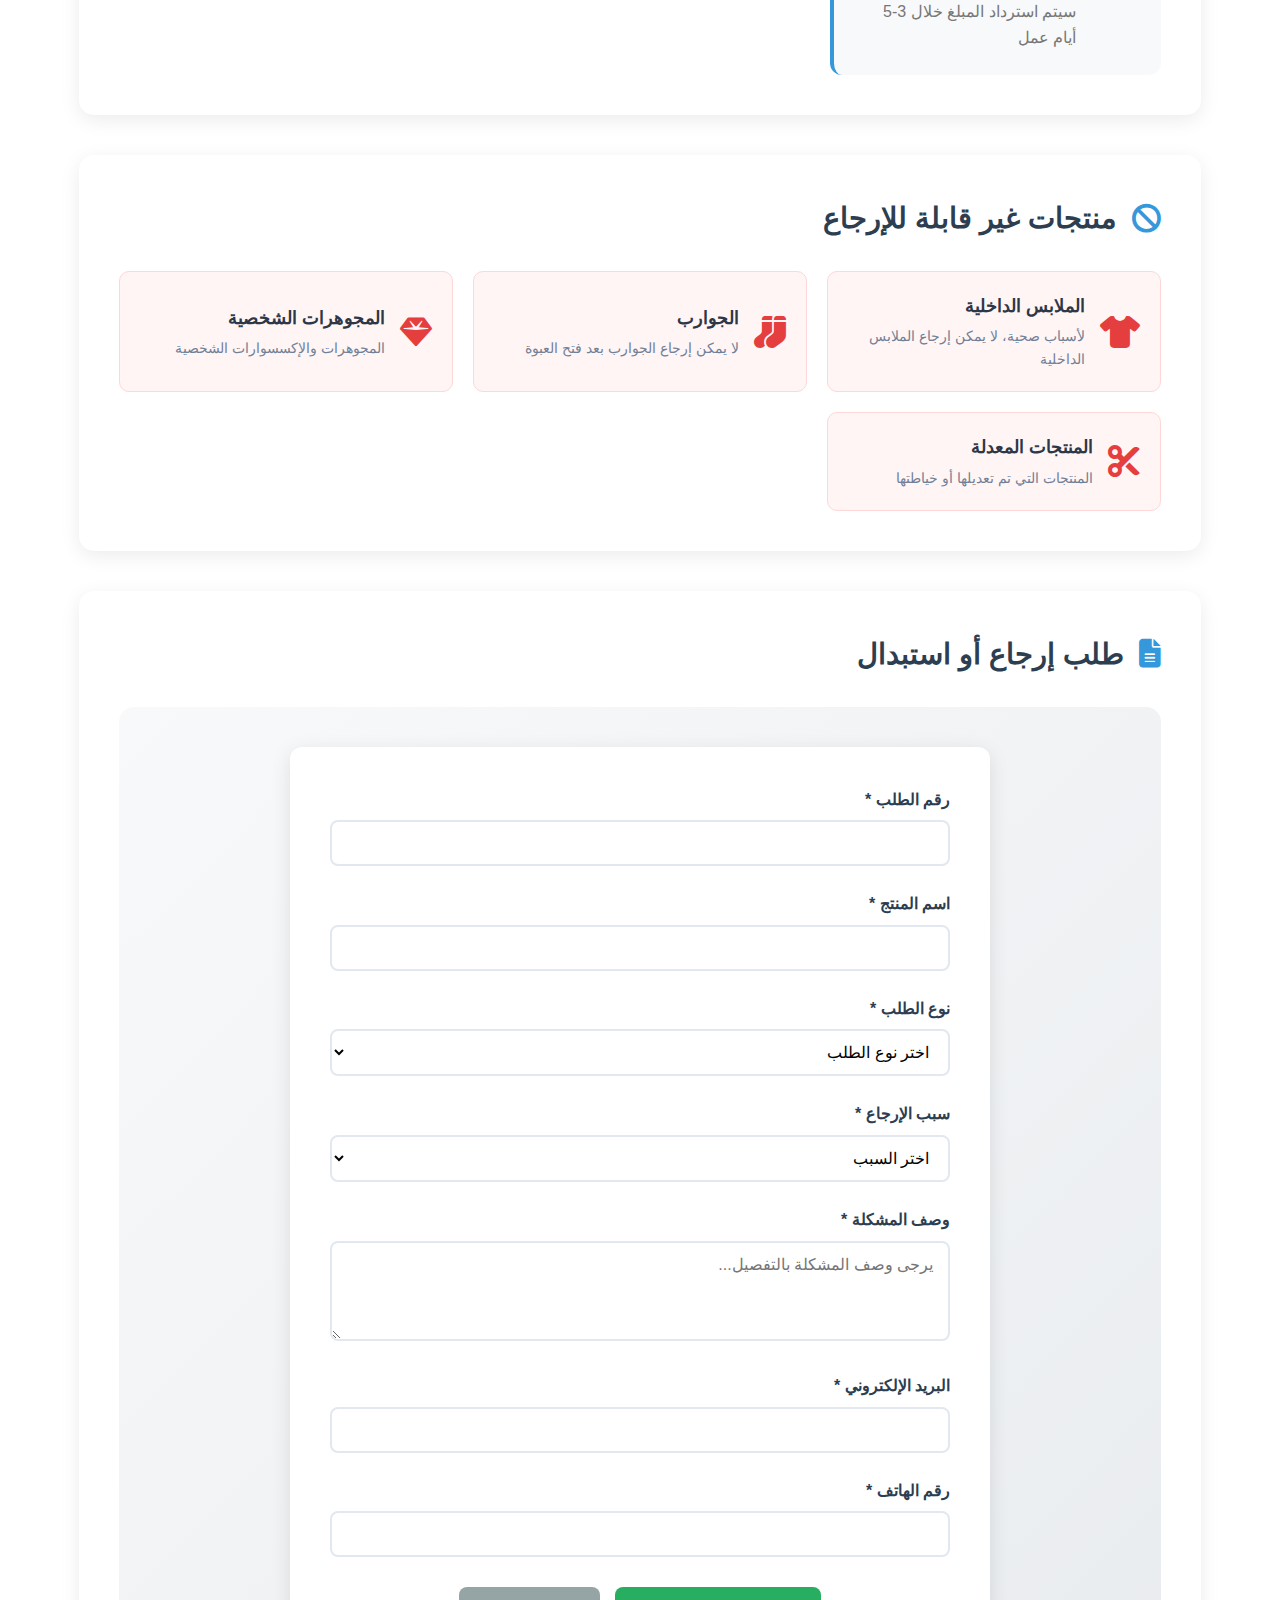
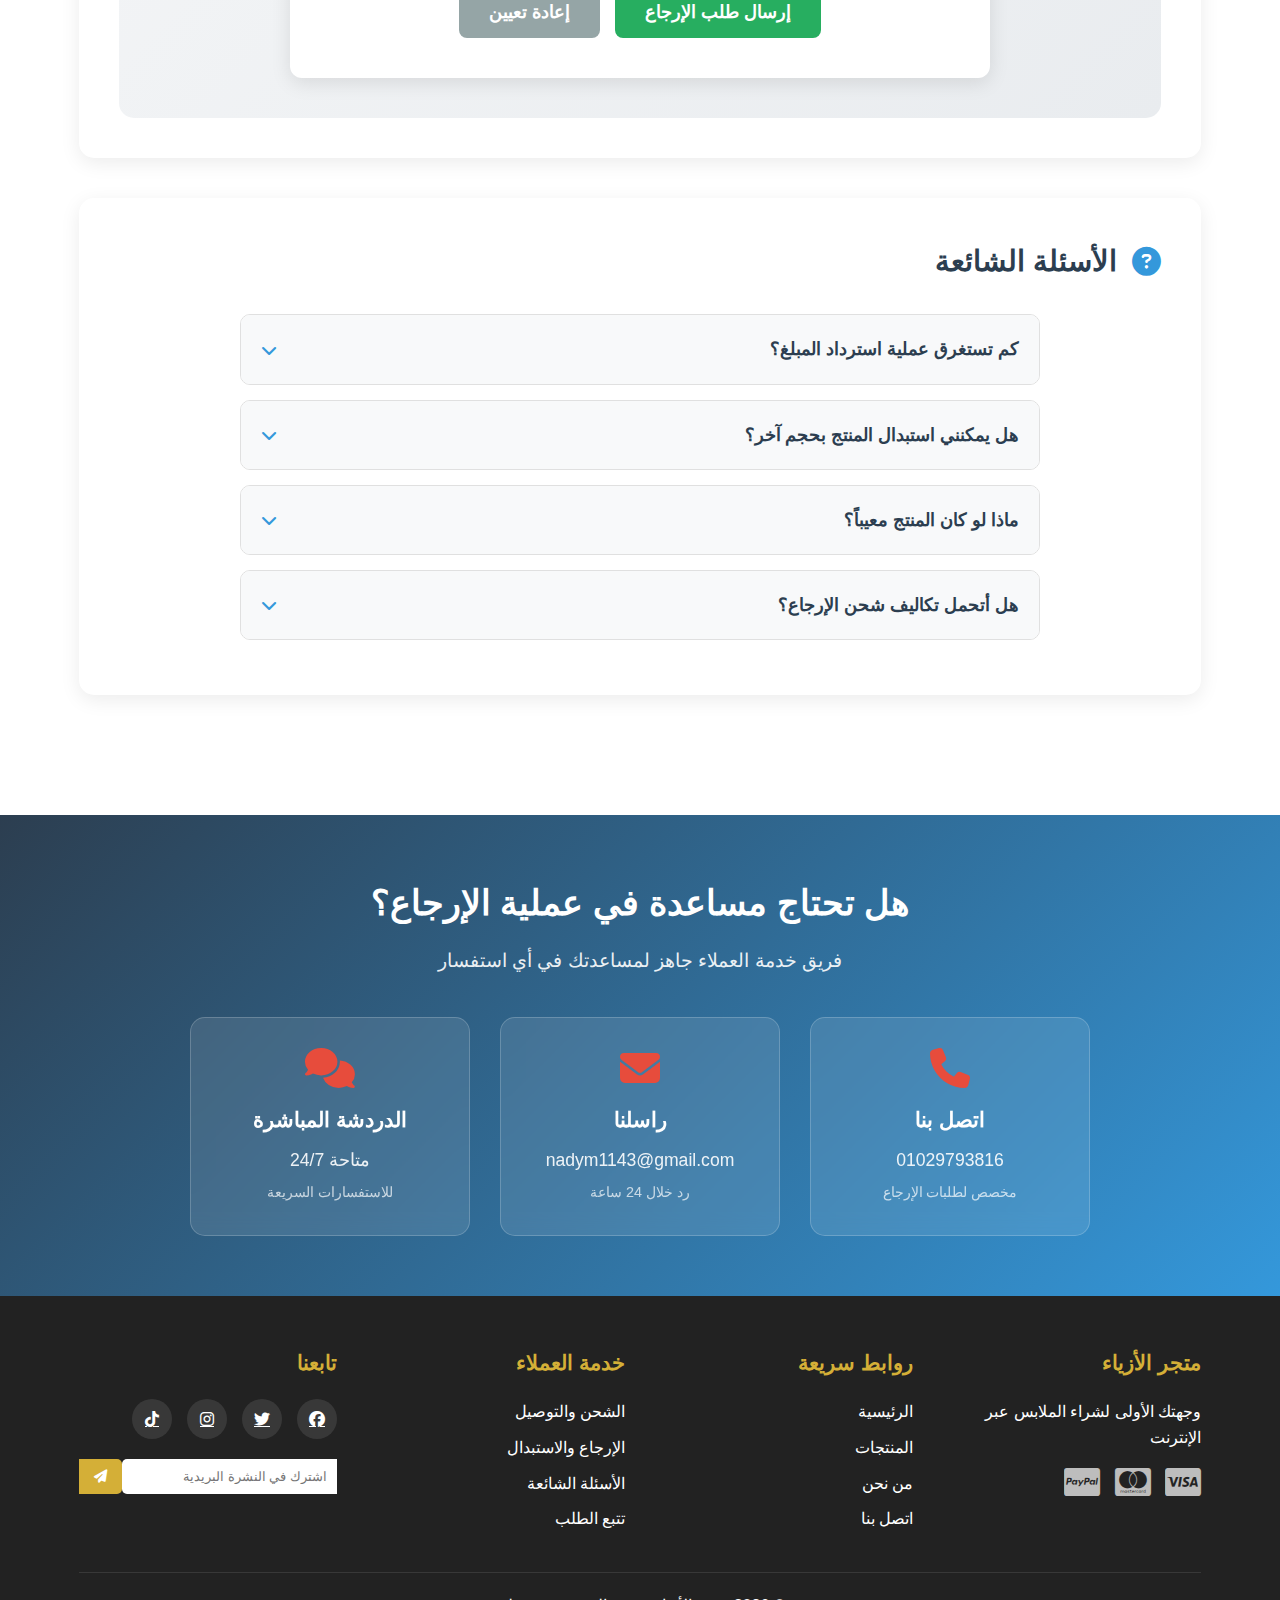
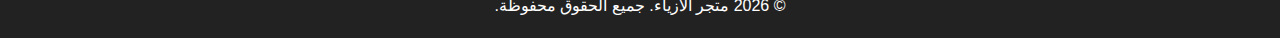
<file: return.html>
<!DOCTYPE html>
<html lang="ar" dir="rtl">
<head>
    <meta charset="UTF-8">
    <meta name="viewport" content="width=device-width, initial-scale=1.0">
    <title>الإرجاع والاستبدال - متجر الأزياء</title>
    <link rel="stylesheet" href="style.css">
    <link rel="stylesheet" href="return.css">
    <link rel="stylesheet" href="https://cdnjs.cloudflare.com/ajax/libs/font-awesome/6.4.0/css/all.min.css">
</head>
<body>
    <div class="loading-indicator" id="loading">
        <div class="spinner"></div>
    </div>

    <nav class="navbar">
        <div class="nav-container">
            <div class="nav-logo">
                <a href="index.html">متجر الأزياء</a>
            </div>
            
            <div class="search-bar">
                <input type="text" placeholder="ابحث عن المنتجات..." id="searchInput">
                <button id="searchBtn"><i class="fas fa-search"></i></button>
            </div>

            <ul class="nav-menu">
                <li class="nav-item">
                    <a href="index.html" class="nav-link">الرئيسية</a>
                </li>
                <li class="nav-item">
                    <a href="index.html#products" class="nav-link">المنتجات</a>
                </li>
                <li class="nav-item">
                    <a href="index.html#categories" class="nav-link">الفئات</a>
                </li>
                <li class="nav-item">
                    <a href="index.html#about" class="nav-link">من نحن</a>
                </li>
                <li class="nav-item">
                    <a href="index.html#contact" class="nav-link">اتصل بنا</a>
                </li>
                <li class="nav-item">
                    <a href="shipping.html" class="nav-link">الشحن والتوصيل</a>
                </li>
                <li class="nav-item">
                    <a href="return.html" class="nav-link active">الإرجاع والاستبدال</a>
                </li>
                <li class="nav-item">
                    <a href="#favorites" class="nav-link favorite-icon">
                        <i class="fas fa-heart"></i>
                        <span class="favorite-count">0</span>
                    </a>
                </li>
                <li class="nav-item">
                    <a href="#" class="nav-link cart-icon">
                        <i class="fas fa-shopping-cart"></i>
                        <span class="cart-count">0</span>
                    </a>
                </li>
            </ul>
            <div class="hamburger">
                <span class="bar"></span>
                <span class="bar"></span>
                <span class="bar"></span>
            </div>
        </div>
    </nav>

    <section class="return-hero">
        <div class="container">
            <div class="return-hero-content">
                <h1>سياسة الإرجاع والاستبدال</h1>
                <p>نسعى لضمان رضاك التام عن مشترياتك مع سياسة إرجاع مرنة وسهلة</p>
            </div>
        </div>
    </section>

    <section class="return-content">
        <div class="container">
            <div class="return-quick-info">
                <div class="info-card">
                    <i class="fas fa-undo-alt"></i>
                    <h3>14 يوم للإرجاع</h3>
                    <p>مهلة 14 يوم لإرجاع المنتجات</p>
                </div>
                <div class="info-card">
                    <i class="fas fa-sync-alt"></i>
                    <h3>استبدال مجاني</h3>
                    <p>استبدال مجاني خلال 7 أيام</p>
                </div>
                <div class="info-card">
                    <i class="fas fa-truck"></i>
                    <h3>شحن مجاني</h3>
                    <p>شحن مجاني لطلبات الإرجاع</p>
                </div>
                <div class="info-card">
                    <i class="fas fa-money-bill-wave"></i>
                    <h3>استرداد كامل</h3>
                    <p>استرداد المبلغ خلال 5 أيام</p>
                </div>
            </div>

            <div class="return-policies">
                <div class="policy-section">
                    <h2><i class="fas fa-clipboard-check"></i> شروط الإرجاع العامة</h2>
                    <div class="policy-grid">
                        <div class="policy-item">
                            <h3>الشروط الأساسية</h3>
                            <ul class="check-list">
                                <li>يجب أن يكون المنتج في حالته الأصلية</li>
                                <li>الملصقات والعلامات يجب أن تكون سليمة</li>
                                <li>التغليف الأصلي غير تالف</li>
                                <li>فواتير الشراء مرفقة</li>
                                <li>لم يتم استخدام المنتج أو غسله</li>
                            </ul>
                        </div>
                        <div class="policy-item">
                            <h3>فترة السماح</h3>
                            <ul class="check-list">
                                <li>14 يوم من تاريخ الاستلام للإرجاع</li>
                                <li>7 أيام للاستبدال المجاني</li>
                                <li>30 يوم للمنتجات المعيبة</li>
                                <li>لا توجد فترة سماح للمنتجات الشخصية</li>
                            </ul>
                        </div>
                    </div>
                </div>

                <div class="policy-section">
                    <h2><i class="fas fa-list-ol"></i> خطوات عملية الإرجاع</h2>
                    <div class="steps-timeline">
                        <div class="step">
                            <div class="step-number">1</div>
                            <div class="step-content">
                                <h4>تقديم طلب الإرجاع</h4>
                                <p>املأ نموذج طلب الإرجاع عبر الموقع أو اتصل بنا</p>
                            </div>
                        </div>
                        <div class="step">
                            <div class="step-number">2</div>
                            <div class="step-content">
                                <h4>انتظار الموافقة</h4>
                                <p>سيتم مراجعة طلبك والرد خلال 24 ساعة</p>
                            </div>
                        </div>
                        <div class="step">
                            <div class="step-number">3</div>
                            <div class="step-content">
                                <h4>تسليم المنتج</h4>
                                <p>سنتولى استلام المنتج من عنوانك مجاناً</p>
                            </div>
                        </div>
                        <div class="step">
                            <div class="step-number">4</div>
                            <div class="step-content">
                                <h4>استلام المبلغ</h4>
                                <p>سيتم استرداد المبلغ خلال 3-5 أيام عمل</p>
                            </div>
                        </div>
                    </div>
                </div>

                <div class="policy-section">
                    <h2><i class="fas fa-ban"></i> منتجات غير قابلة للإرجاع</h2>
                    <div class="non-returnable">
                        <div class="non-returnable-item">
                            <i class="fas fa-tshirt"></i>
                            <div>
                                <h4>الملابس الداخلية</h4>
                                <p>لأسباب صحية، لا يمكن إرجاع الملابس الداخلية</p>
                            </div>
                        </div>
                        <div class="non-returnable-item">
                            <i class="fas fa-socks"></i>
                            <div>
                                <h4>الجوارب</h4>
                                <p>لا يمكن إرجاع الجوارب بعد فتح العبوة</p>
                            </div>
                        </div>
                        <div class="non-returnable-item">
                            <i class="fas fa-gem"></i>
                            <div>
                                <h4>المجوهرات الشخصية</h4>
                                <p>المجوهرات والإكسسوارات الشخصية</p>
                            </div>
                        </div>
                        <div class="non-returnable-item">
                            <i class="fas fa-cut"></i>
                            <div>
                                <h4>المنتجات المعدلة</h4>
                                <p>المنتجات التي تم تعديلها أو خياطتها</p>
                            </div>
                        </div>
                    </div>
                </div>

                <div class="policy-section">
                    <h2><i class="fas fa-file-alt"></i> طلب إرجاع أو استبدال</h2>
                    <div class="return-form-section">
                        <div class="form-container">
                            <form class="return-form" id="returnForm">
                                <div class="form-group">
                                    <label for="orderNumber">رقم الطلب *</label>
                                    <input type="text" id="orderNumber" name="orderNumber" required>
                                </div>
                                
                                <div class="form-group">
                                    <label for="productName">اسم المنتج *</label>
                                    <input type="text" id="productName" name="productName" required>
                                </div>
                                
                                <div class="form-group">
                                    <label for="returnType">نوع الطلب *</label>
                                    <select id="returnType" name="returnType" required>
                                        <option value="">اختر نوع الطلب</option>
                                        <option value="return">إرجاع واسترداد مالي</option>
                                        <option value="exchange">استبدال بحجم آخر</option>
                                        <option value="exchange_color">استبدال بلون آخر</option>
                                        <option value="defective">منتج معيب</option>
                                    </select>
                                </div>
                                
                                <div class="form-group">
                                    <label for="reason">سبب الإرجاع *</label>
                                    <select id="reason" name="reason" required>
                                        <option value="">اختر السبب</option>
                                        <option value="wrong_size">الحجم غير مناسب</option>
                                        <option value="wrong_color">اللون غير مناسب</option>
                                        <option value="defective">منتج معيب</option>
                                        <option value="not_as_described">لا يتطابق مع الوصف</option>
                                        <option value="other">سبب آخر</option>
                                    </select>
                                </div>
                                
                                <div class="form-group">
                                    <label for="description">وصف المشكلة *</label>
                                    <textarea id="description" name="description" rows="4" required placeholder="يرجى وصف المشكلة بالتفصيل..."></textarea>
                                </div>
                                
                                <div class="form-group">
                                    <label for="contactEmail">البريد الإلكتروني *</label>
                                    <input type="email" id="contactEmail" name="contactEmail" required>
                                </div>
                                
                                <div class="form-group">
                                    <label for="contactPhone">رقم الهاتف *</label>
                                    <input type="tel" id="contactPhone" name="contactPhone" required>
                                </div>
                                
                                <div class="form-actions">
                                    <button type="submit" class="submit-btn">إرسال طلب الإرجاع</button>
                                    <button type="reset" class="reset-btn">إعادة تعيين</button>
                                </div>
                            </form>
                        </div>
                    </div>
                </div>

                <div class="policy-section">
                    <h2><i class="fas fa-question-circle"></i> الأسئلة الشائعة</h2>
                    <div class="faq-section">
                        <div class="faq-item">
                            <div class="faq-question">
                                <h4>كم تستغرق عملية استرداد المبلغ؟</h4>
                                <i class="fas fa-chevron-down"></i>
                            </div>
                            <div class="faq-answer">
                                <p>تستغرق عملية استرداد المبلغ من 3 إلى 5 أيام عمل بعد استلام المنتج وتفحصه.</p>
                            </div>
                        </div>
                        <div class="faq-item">
                            <div class="faq-question">
                                <h4>هل يمكنني استبدال المنتج بحجم آخر؟</h4>
                                <i class="fas fa-chevron-down"></i>
                            </div>
                            <div class="faq-answer">
                                <p>نعم، يمكنك استبدال المنتج بحجم آخر مجاناً خلال 7 أيام من تاريخ الاستلام.</p>
                            </div>
                        </div>
                        <div class="faq-item">
                            <div class="faq-question">
                                <h4>ماذا لو كان المنتج معيباً؟</h4>
                                <i class="fas fa-chevron-down"></i>
                            </div>
                            <div class="faq-answer">
                                <p>للمنتجات المعيبة فترة سماح 30 يوم، وسنقوم باستبدالها أو إرجاع قيمتها كاملة.</p>
                            </div>
                        </div>
                        <div class="faq-item">
                            <div class="faq-question">
                                <h4>هل أتحمل تكاليف شحن الإرجاع؟</h4>
                                <i class="fas fa-chevron-down"></i>
                            </div>
                            <div class="faq-answer">
                                <p>لا، نحن نتحمل تكاليف شحن الإرجاع لجميع الطلبات ضمن شروط الإرجاع.</p>
                            </div>
                        </div>
                    </div>
                </div>
            </div>
        </div>
    </section>

    <section class="return-contact">
        <div class="container">
            <div class="contact-promo">
                <h2>هل تحتاج مساعدة في عملية الإرجاع؟</h2>
                <p>فريق خدمة العملاء جاهز لمساعدتك في أي استفسار</p>
                <div class="contact-options">
                    <div class="contact-option">
                        <i class="fas fa-phone"></i>
                        <h4>اتصل بنا</h4>
                        <p>01029793816</p>
                        <span>مخصص لطلبات الإرجاع</span>
                    </div>
                    <div class="contact-option">
                        <i class="fas fa-envelope"></i>
                        <h4>راسلنا</h4>
                        <p>nadym1143@gmail.com</p>
                        <span>رد خلال 24 ساعة</span>
                    </div>
                    <div class="contact-option">
                        <i class="fas fa-comments"></i>
                        <h4>الدردشة المباشرة</h4>
                        <p>متاحة 24/7</p>
                        <span>للاستفسارات السريعة</span>
                    </div>
                </div>
            </div>
        </div>
    </section>

    <footer class="footer">
        <div class="container">
            <div class="footer-content">
                <div class="footer-section">
                    <h3>متجر الأزياء</h3>
                    <p>وجهتك الأولى لشراء الملابس عبر الإنترنت</p>
                    <div class="payment-methods">
                        <i class="fab fa-cc-visa"></i>
                        <i class="fab fa-cc-mastercard"></i>
                        <i class="fab fa-cc-paypal"></i>
                    </div>
                </div>
                <div class="footer-section">
                    <h3>روابط سريعة</h3>
                    <ul>
                        <li><a href="index.html">الرئيسية</a></li>
                        <li><a href="index.html#products">المنتجات</a></li>
                        <li><a href="index.html#about">من نحن</a></li>
                        <li><a href="index.html#contact">اتصل بنا</a></li>
                    </ul>
                </div>
                <div class="footer-section">
                    <h3>خدمة العملاء</h3>
                    <ul>
                        <li><a href="shipping.html">الشحن والتوصيل</a></li>
                        <li><a href="return.html" class="active">الإرجاع والاستبدال</a></li>
                        <li><a href="faq.html">الأسئلة الشائعة</a></li>
                        <li><a href="tracking.html">تتبع الطلب</a></li>
                    </ul>
                </div>
                <div class="footer-section">
                    <h3>تابعنا</h3>
                    <div class="social-icons">
                        <a href="https://www.facebook.com/share/17KCqhuJE2/"><i class="fab fa-facebook"></i></a>
                        <a href="https://x.com/_MohsenNady_"><i class="fab fa-twitter"></i></a>
                        <a href="https://www.instagram.com/mohsen_nady_111?igsh=dzluYWIzdmtlb3A3"><i class="fab fa-instagram"></i></a>
                        <a href="https://www.tiktok.com/@mohsen_nady?_r=1&_t=ZS-945EqpImLYu"><i class="fab fa-tiktok"></i></a>
                    </div>
                    <div class="newsletter">
                        <input type="email" placeholder="اشترك في النشرة البريدية">
                        <button><i class="fas fa-paper-plane"></i></button>
                    </div>
                </div>
            </div>
            <div class="footer-bottom">
                <p>&copy; 2026 متجر الأزياء. جميع الحقوق محفوظة.</p>
            </div>
        </div>
    </footer>

    <div class="cart-sidebar">
        <div class="cart-header">
            <h3>سلة التسوق</h3>
            <button class="close-cart">&times;</button>
        </div>
        <div class="cart-items">
        </div>
        <div class="cart-footer">
            <div class="cart-total">
                <span>المجموع:</span>
                <span class="total-price">0.00 $</span>
            </div>
            <button class="checkout-btn">إتمام الشراء</button>
        </div>
    </div>

    <div class="cart-overlay"></div>

    <script src="script.js"></script>
    <script src="return.js"></script>
</body>
</html>
</file>
<file: style.css>
* {
    margin: 0;
    padding: 0;
    box-sizing: border-box;
    font-family: 'Segoe UI', Tahoma, Geneva, Verdana, sans-serif;
}

:root {
    --primary-color: #8B4513;
    --secondary-color: #D4AF37;
    --text-color: #333;
    --light-color: #f8f8f8;
    --dark-color: #222;
    --gray-color: #777;
    --white-color: #fff;
    --shadow: 0 2px 10px rgba(0, 0, 0, 0.1);
    --transition: all 0.3s ease;
}

html {
    scroll-behavior: smooth;
}

body {
    color: var(--text-color);
    line-height: 1.6;
    direction: rtl;
}

.container {
    width: 90%;
    max-width: 1200px;
    margin: 0 auto;
    padding: 0 15px;
}

.section-title {
    text-align: center;
    margin-bottom: 40px;
    font-size: 2rem;
    color: var(--primary-color);
    position: relative;
}

.section-title::after {
    content: '';
    position: absolute;
    bottom: -10px;
    right: 50%;
    transform: translateX(50%);
    width: 80px;
    height: 3px;
    background-color: var(--secondary-color);
}


.loading-indicator {
    position: fixed;
    top: 0;
    left: 0;
    width: 100%;
    height: 100%;
    background: rgba(255, 255, 255, 0.9);
    display: flex;
    justify-content: center;
    align-items: center;
    z-index: 9999;
    opacity: 0;
    visibility: hidden;
    transition: var(--transition);
}

.loading-indicator.active {
    opacity: 1;
    visibility: visible;
}

.spinner {
    width: 50px;
    height: 50px;
    border: 5px solid #f3f3f3;
    border-top: 5px solid var(--primary-color);
    border-radius: 50%;
    animation: spin 1s linear infinite;
}

@keyframes spin {
    0% { transform: rotate(0deg); }
    100% { transform: rotate(360deg); }
}

.navbar {
    background-color: var(--white-color);
    box-shadow: var(--shadow);
    position: fixed;
    top: 0;
    width: 100%;
    z-index: 1000;
    transition: var(--transition);
}

.nav-container {
    display: flex;
    justify-content: space-between;
    align-items: center;
    padding: 15px 0;
}

.nav-logo a {
    font-size: 1.8rem;
    font-weight: bold;
    color: var(--primary-color);
    text-decoration: none;
}


.search-bar {
    display: flex;
    align-items: center;
    background: var(--light-color);
    border-radius: 25px;
    padding: 5px 15px;
    margin: 0 20px;
    flex: 0 1 300px;
}

.search-bar input {
    border: none;
    background: none;
    padding: 8px;
    width: 100%;
    outline: none;
    font-size: 0.9rem;
}

.search-bar button {
    background: none;
    border: none;
    color: var(--primary-color);
    cursor: pointer;
    padding: 5px;
}

.nav-menu {
    display: flex;
    list-style: none;
}

.nav-item {
    margin-left: 25px;
}

.nav-link {
    color: var(--text-color);
    text-decoration: none;
    font-weight: 500;
    transition: var(--transition);
    position: relative;
}

.nav-link:hover {
    color: var(--primary-color);
}

.nav-link::after {
    content: '';
    position: absolute;
    bottom: -5px;
    right: 0;
    width: 0;
    height: 2px;
    background-color: var(--primary-color);
    transition: var(--transition);
}

.nav-link:hover::after {
    width: 100%;
}

.cart-icon, .favorite-icon {
    position: relative;
}

.cart-count, .favorite-count {
    position: absolute;
    top: -8px;
    left: -8px;
    background-color: var(--secondary-color);
    color: var(--white-color);
    border-radius: 50%;
    width: 20px;
    height: 20px;
    display: flex;
    justify-content: center;
    align-items: center;
    font-size: 0.8rem;
}

.hamburger {
    display: none;
    cursor: pointer;
}

.bar {
    display: block;
    width: 25px;
    height: 3px;
    margin: 5px auto;
    background-color: var(--dark-color);
    transition: var(--transition);
}

.cart-progress {
    position: fixed;
    top: 70px;
    left: 0;
    width: 100%;
    height: 5px;
    background: #f0f0f0;
    z-index: 999;
    display: none;
}

.progress-bar {
    height: 100%;
    background: linear-gradient(90deg, var(--secondary-color), var(--primary-color));
    border-radius: 10px;
    transition: width 0.3s ease;
    width: 0%;
}

.hero {
    background: linear-gradient(rgba(0, 0, 0, 0.5), rgba(0, 0, 0, 0.5));
    background-size: cover;
    background-position: center;
    height: 100vh;
    position: relative;
    overflow: hidden;
    margin-top: 70px;
}

.hero-slider {
    position: relative;
    height: 100%;
}

.slide {
    position: absolute;
    top: 0;
    left: 0;
    width: 100%;
    height: 100%;
    opacity: 0;
    transition: opacity 1s ease;
    display: flex;
    align-items: center;
    justify-content: center;
    text-align: center;
    color: var(--white-color);
}

.slide.active {
    opacity: 1;
}

.slide:nth-child(1) {
    background: linear-gradient(rgba(0, 0, 0, 0.5), rgba(0, 0, 0, 0.5)), url('https://via.placeholder.com/1920x1080');
    background-size: cover;
    background-position: center;
}

.slide:nth-child(2) {
    background: linear-gradient(rgba(0, 0, 0, 0.5), rgba(0, 0, 0, 0.5)), url('https://via.placeholder.com/1920x1080/8B4513/FFFFFF');
    background-size: cover;
    background-position: center;
}

.slide:nth-child(3) {
    background: linear-gradient(rgba(0, 0, 0, 0.5), rgba(0, 0, 0, 0.5)), url('https://via.placeholder.com/1920x1080/D4AF37/FFFFFF');
    background-size: cover;
    background-position: center;
}

.hero-content h1 {
    font-size: 3.5rem;
    margin-bottom: 20px;
    animation: fadeInUp 1s ease;
}

.hero-content p {
    font-size: 1.2rem;
    margin-bottom: 30px;
    max-width: 600px;
    animation: fadeInUp 1s ease 0.3s both;
}

.cta-button {
    display: inline-block;
    background-color: var(--secondary-color);
    color: var(--white-color);
    padding: 12px 30px;
    border-radius: 30px;
    text-decoration: none;
    font-weight: bold;
    transition: var(--transition);
    animation: fadeInUp 1s ease 0.6s both;
}

.cta-button:hover {
    background-color: var(--primary-color);
    transform: translateY(-3px);
    box-shadow: 0 10px 20px rgba(0, 0, 0, 0.2);
}

.slider-controls {
    position: absolute;
    bottom: 30px;
    left: 50%;
    transform: translateX(-50%);
    display: flex;
    gap: 10px;
}

.slider-controls button {
    background: rgba(255, 255, 255, 0.3);
    border: none;
    color: white;
    width: 40px;
    height: 40px;
    border-radius: 50%;
    cursor: pointer;
    transition: var(--transition);
    backdrop-filter: blur(10px);
}

.slider-controls button:hover {
    background: var(--secondary-color);
}

@keyframes fadeInUp {
    from {
        opacity: 0;
        transform: translateY(30px);
    }
    to {
        opacity: 1;
        transform: translateY(0);
    }
}

.categories {
    padding: 80px 0;
    background-color: var(--light-color);
}

.categories-grid {
    display: grid;
    grid-template-columns: repeat(auto-fit, minmax(300px, 1fr));
    gap: 30px;
}

.category-card {
    background-color: var(--white-color);
    border-radius: 10px;
    overflow: hidden;
    box-shadow: var(--shadow);
    transition: var(--transition);
    text-align: center;
    position: relative;
}

.category-card:hover {
    transform: translateY(-10px);
    box-shadow: 0 15px 30px rgba(0, 0, 0, 0.15);
}

.category-card img {
    width: 100%;
    height: 200px;
    object-fit: cover;
}

.category-card h3 {
    padding: 15px;
    font-size: 1.5rem;
    color: var(--primary-color);
}

.category-count {
    display: block;
    color: var(--gray-color);
    font-size: 0.9rem;
    margin-bottom: 15px;
}

.products {
    padding: 80px 0;
}

.search-results {
    text-align: center;
    margin-bottom: 30px;
    padding: 20px;
    background: var(--light-color);
    border-radius: 10px;
}

.filter-buttons {
    display: flex;
    justify-content: center;
    margin-bottom: 40px;
    flex-wrap: wrap;
    gap: 10px;
}

.filter-btn {
    background-color: var(--light-color);
    border: none;
    padding: 10px 20px;
    border-radius: 30px;
    cursor: pointer;
    transition: var(--transition);
    font-weight: 500;
}

.filter-btn.active, .filter-btn:hover {
    background-color: var(--primary-color);
    color: var(--white-color);
}

.products-grid {
    display: grid;
    grid-template-columns: repeat(auto-fill, minmax(280px, 1fr));
    gap: 30px;
}

.product-card {
    background-color: var(--white-color);
    border-radius: 10px;
    overflow: hidden;
    box-shadow: var(--shadow);
    transition: all 0.4s cubic-bezier(0.175, 0.885, 0.32, 1.275);
    position: relative;
}

.product-card:hover {
    transform: translateY(-5px);
    box-shadow: 0 10px 25px rgba(0, 0, 0, 0.15);
}

.product-image {
    position: relative;
    overflow: hidden;
    height: 250px;
}

.product-image img {
    width: 100%;
    height: 100%;
    object-fit: cover;
    transition: var(--transition);
}

.product-card:hover .product-image img {
    transform: scale(1.1);
}

.product-badge {
    position: absolute;
    top: 10px;
    right: 10px;
    background-color: var(--secondary-color);
    color: var(--white-color);
    padding: 5px 10px;
    border-radius: 5px;
    font-size: 0.8rem;
    font-weight: bold;
}

.product-actions {
    position: absolute;
    top: 10px;
    left: 10px;
    display: flex;
    flex-direction: column;
    gap: 5px;
}

.favorite-btn {
    background: rgba(255, 255, 255, 0.9);
    border: none;
    width: 35px;
    height: 35px;
    border-radius: 50%;
    cursor: pointer;
    transition: var(--transition);
    backdrop-filter: blur(10px);
}

.favorite-btn.active {
    color: #e74c3c;
}

.favorite-btn:hover {
    background: var(--white-color);
    transform: scale(1.1);
}

.product-info {
    padding: 20px;
}

.product-title {
    font-size: 1.2rem;
    margin-bottom: 10px;
    color: var(--dark-color);
}

.product-rating {
    display: flex;
    align-items: center;
    gap: 5px;
    margin-bottom: 10px;
    color: #ffc107;
}

.product-rating span {
    color: var(--gray-color);
    font-size: 0.9rem;
}

.product-price {
    display: flex;
    align-items: center;
    margin-bottom: 15px;
}

.current-price {
    font-size: 1.3rem;
    font-weight: bold;
    color: var(--primary-color);
    margin-left: 10px;
}

.original-price {
    font-size: 1rem;
    color: var(--gray-color);
    text-decoration: line-through;
}

.add-to-cart {
    background-color: var(--primary-color);
    color: var(--white-color);
    border: none;
    padding: 10px 15px;
    border-radius: 5px;
    cursor: pointer;
    width: 100%;
    font-weight: bold;
    transition: var(--transition);
}

.add-to-cart:hover {
    background-color: var(--secondary-color);
    transform: translateY(-2px);
}

.about {
    padding: 80px 0;
    background-color: var(--light-color);
}

.about-content {
    display: flex;
    align-items: center;
    gap: 40px;
}

.about-text {
    flex: 1;
}

.about-text p {
    margin-bottom: 20px;
    font-size: 1.1rem;
}

.stats {
    display: flex;
    gap: 30px;
    margin-top: 30px;
}

.stat-item {
    text-align: center;
}

.stat-number {
    display: block;
    font-size: 2rem;
    font-weight: bold;
    color: var(--primary-color);
}

.stat-label {
    color: var(--gray-color);
    font-size: 0.9rem;
}

.about-image {
    flex: 1;
}

.about-image img {
    width: 100%;
    border-radius: 10px;
    box-shadow: var(--shadow);
}

.contact {
    padding: 80px 0;
}

.contact-content {
    display: flex;
    gap: 40px;
}

.contact-info {
    flex: 1;
}

.contact-item {
    display: flex;
    align-items: center;
    margin-bottom: 20px;
    padding: 15px;
    background: var(--light-color);
    border-radius: 10px;
    transition: var(--transition);
}

.contact-item:hover {
    transform: translateX(-10px);
    background: var(--white-color);
    box-shadow: var(--shadow);
}

.contact-item i {
    background-color: var(--primary-color);
    color: var(--white-color);
    width: 40px;
    height: 40px;
    border-radius: 50%;
    display: flex;
    justify-content: center;
    align-items: center;
    margin-left: 15px;
}

.contact-form {
    flex: 1;
    display: flex;
    flex-direction: column;
}

.contact-form input, .contact-form textarea {
    margin-bottom: 20px;
    padding: 12px 15px;
    border: 1px solid #ddd;
    border-radius: 5px;
    font-size: 1rem;
    transition: var(--transition);
}

.contact-form input:focus, .contact-form textarea:focus {
    outline: none;
    border-color: var(--primary-color);
    box-shadow: 0 0 0 2px rgba(139, 69, 19, 0.1);
}

.contact-form button {
    background-color: var(--primary-color);
    color: var(--white-color);
    border: none;
    padding: 12px 20px;
    border-radius: 5px;
    cursor: pointer;
    font-weight: bold;
    transition: var(--transition);
}

.contact-form button:hover {
    background-color: var(--secondary-color);
    transform: translateY(-2px);
}

.footer {
    background-color: var(--dark-color);
    color: var(--white-color);
    padding: 50px 0 20px;
}

.footer-content {
    display: grid;
    grid-template-columns: repeat(auto-fit, minmax(250px, 1fr));
    gap: 30px;
    margin-bottom: 30px;
}

.footer-section h3 {
    margin-bottom: 20px;
    font-size: 1.3rem;
    color: var(--secondary-color);
}

.footer-section ul {
    list-style: none;
}

.footer-section ul li {
    margin-bottom: 10px;
}

.footer-section ul li a {
    color: var(--white-color);
    text-decoration: none;
    transition: var(--transition);
}

.footer-section ul li a:hover {
    color: var(--secondary-color);
    padding-right: 5px;
}

.payment-methods {
    margin-top: 15px;
}

.payment-methods i {
    font-size: 2rem;
    margin-left: 10px;
    opacity: 0.7;
    transition: var(--transition);
}

.payment-methods i:hover {
    opacity: 1;
    transform: translateY(-2px);
}

.social-icons {
    display: flex;
    gap: 15px;
    margin-bottom: 20px;
}

.social-icons a {
    display: inline-flex;
    justify-content: center;
    align-items: center;
    width: 40px;
    height: 40px;
    background-color: rgba(255, 255, 255, 0.1);
    border-radius: 50%;
    color: var(--white-color);
    transition: var(--transition);
}

.social-icons a:hover {
    background-color: var(--secondary-color);
    transform: translateY(-5px);
}

.newsletter {
    display: flex;
    margin-top: 15px;
}

.newsletter input {
    flex: 1;
    padding: 10px;
    border: none;
    border-radius: 5px 0 0 5px;
    outline: none;
}

.newsletter button {
    background: var(--secondary-color);
    border: none;
    color: white;
    padding: 0 15px;
    border-radius: 0 5px 5px 0;
    cursor: pointer;
    transition: var(--transition);
}

.newsletter button:hover {
    background: var(--primary-color);
}

.footer-bottom {
    text-align: center;
    padding-top: 20px;
    border-top: 1px solid rgba(255, 255, 255, 0.1);
}

.cart-sidebar {
    position: fixed;
    top: 0;
    right: -400px;
    width: 350px;
    height: 100vh;
    background-color: rgba(255, 255, 255, 0.95);
    box-shadow: -5px 0 15px rgba(0, 0, 0, 0.1);
    transition: var(--transition);
    z-index: 1100;
    display: flex;
    flex-direction: column;
    backdrop-filter: blur(10px);
}

.cart-sidebar.active {
    right: 0;
}

.cart-overlay {
    position: fixed;
    top: 0;
    left: 0;
    width: 100%;
    height: 100%;
    background: rgba(0, 0, 0, 0.5);
    z-index: 1099;
    opacity: 0;
    visibility: hidden;
    transition: var(--transition);
}

.cart-overlay.active {
    opacity: 1;
    visibility: visible;
}

.cart-header {
    display: flex;
    justify-content: space-between;
    align-items: center;
    padding: 20px;
    border-bottom: 1px solid #eee;
}

.cart-header h3 {
    margin: 0;
    color: var(--primary-color);
}

.close-cart {
    background: none;
    border: none;
    font-size: 1.5rem;
    cursor: pointer;
    color: var(--gray-color);
    transition: var(--transition);
}

.close-cart:hover {
    color: var(--primary-color);
    transform: rotate(90deg);
}

.cart-items {
    flex: 1;
    padding: 20px;
    overflow-y: auto;
}

.cart-item {
    display: flex;
    margin-bottom: 15px;
    padding-bottom: 15px;
    border-bottom: 1px solid #eee;
    transition: var(--transition);
}

.cart-item:hover {
    background: rgba(0, 0, 0, 0.02);
    border-radius: 5px;
    padding: 10px;
}

.cart-item-image {
    width: 70px;
    height: 70px;
    margin-left: 10px;
}

.cart-item-image img {
    width: 100%;
    height: 100%;
    object-fit: cover;
    border-radius: 5px;
}

.cart-item-details {
    flex: 1;
}

.cart-item-title {
    font-weight: 500;
    margin-bottom: 5px;
}

.cart-item-price {
    color: var(--primary-color);
    font-weight: bold;
}

.cart-item-quantity {
    display: flex;
    align-items: center;
    gap: 10px;
    margin-top: 5px;
}

.quantity-btn {
    background: var(--light-color);
    border: none;
    width: 25px;
    height: 25px;
    border-radius: 50%;
    cursor: pointer;
    transition: var(--transition);
}

.quantity-btn:hover {
    background: var(--primary-color);
    color: white;
}

.cart-item-remove {
    background: none;
    border: none;
    color: var(--gray-color);
    cursor: pointer;
    font-size: 1rem;
    transition: var(--transition);
}

.cart-item-remove:hover {
    color: #e74c3c;
    transform: scale(1.1);
}

.cart-footer {
    padding: 20px;
    border-top: 1px solid #eee;
}

.cart-total {
    display: flex;
    justify-content: space-between;
    margin-bottom: 15px;
    font-weight: bold;
    font-size: 1.2rem;
}

.checkout-btn {
    background-color: var(--primary-color);
    color: var(--white-color);
    border: none;
    padding: 12px;
    width: 100%;
    border-radius: 5px;
    cursor: pointer;
    font-weight: bold;
    transition: var(--transition);
}

.checkout-btn:hover {
    background-color: var(--secondary-color);
    transform: translateY(-2px);
}

.user-profile {
    position: relative;
    display: flex;
    align-items: center;
    gap: 5px;
}

.user-dropdown {
    position: absolute;
    top: 100%;
    left: 0;
    background: white;
    border-radius: 10px;
    box-shadow: 0 5px 20px rgba(0, 0, 0, 0.15);
    padding: 10px 0;
    min-width: 180px;
    z-index: 1000;
    margin-top: 10px;
    animation: fadeInDown 0.3s ease;
}

.user-dropdown a {
    display: flex;
    align-items: center;
    gap: 10px;
    padding: 10px 20px;
    color: var(--text-color);
    text-decoration: none;
    transition: var(--transition);
    font-weight: 500;
}

.user-dropdown a:hover {
    background: var(--light-color);
    color: var(--primary-color);
}

.user-dropdown a i {
    width: 16px;
    text-align: center;
}

@keyframes fadeInDown {
    from {
        opacity: 0;
        transform: translateY(-10px);
    }
    to {
        opacity: 1;
        transform: translateY(0);
    }
}

@media (max-width: 992px) {
    .about-content, .contact-content {
        flex-direction: column;
    }
    
    .hero-content h1 {
        font-size: 2.5rem;
    }
    
    .search-bar {
        flex: 0 1 200px;
    }
    
    .stats {
        justify-content: center;
    }
}

@media (max-width: 768px) {
    .hamburger {
        display: block;
    }
    
    .nav-menu {
        position: fixed;
        right: -100%;
        top: 70px;
        flex-direction: column;
        background-color: var(--white-color);
        width: 100%;
        text-align: center;
        transition: var(--transition);
        box-shadow: 0 10px 10px rgba(0, 0, 0, 0.1);
        padding: 20px 0;
    }
    
    .nav-menu.active {
        right: 0;
    }
    
    .nav-item {
        margin: 15px 0;
    }
    
    .search-bar {
        display: none;
    }
    
    .hero-content h1 {
        font-size: 2rem;
    }
    
    .cart-sidebar {
        width: 300px;
    }
    
    .stats {
        flex-direction: column;
        gap: 20px;
    }
    
    .user-dropdown {
        position: fixed;
        top: 70px;
        left: 0;
        right: 0;
        margin: 0;
        border-radius: 0;
        box-shadow: 0 5px 15px rgba(0, 0, 0, 0.1);
    }
}

@media (max-width: 576px) {
    .hero-content h1 {
        font-size: 1.8rem;
    }
    
    .section-title {
        font-size: 1.5rem;
    }
    
    .categories-grid, .products-grid {
        grid-template-columns: 1fr;
    }
    
    .cart-sidebar {
        width: 100%;
    }
    
    .filter-buttons {
        flex-direction: column;
        align-items: center;
    }
    
    .filter-btn {
        width: 200px;
    }
}

::-webkit-scrollbar {
    width: 8px;
}

::-webkit-scrollbar-track {
    background: #f1f1f1;
}

::-webkit-scrollbar-thumb {
    background: var(--primary-color);
    border-radius: 4px;
}

::-webkit-scrollbar-thumb:hover {
    background: var(--secondary-color);
}

button, .nav-link, .social-icons a {
    -webkit-tap-highlight-color: transparent;
}

.product-image img {
    will-change: transform;
}

@media (min-width: 1400px) {
    .container {
        max-width: 1320px;
    }
}

@media print {
    .navbar, .footer, .cart-sidebar, .cta-button {
        display: none;
    }
    
    .hero {
        height: auto;
        margin-top: 0;
    }
}
</file>
<file: faq.css>
.faq-hero {
    background: linear-gradient(135deg, #8e44ad, #9b59b6);
    color: white;
    padding: 120px 0 80px;
    margin-top: 70px;
    text-align: center;
}

.faq-hero-content h1 {
    font-size: 3rem;
    margin-bottom: 20px;
    animation: fadeInUp 1s ease;
}

.faq-hero-content p {
    font-size: 1.3rem;
    opacity: 0.9;
    margin-bottom: 30px;
    animation: fadeInUp 1s ease 0.3s both;
}

.search-faq {
    display: flex;
    max-width: 500px;
    margin: 0 auto;
    animation: fadeInUp 1s ease 0.6s both;
}

.search-faq input {
    flex: 1;
    padding: 15px 20px;
    border: none;
    border-radius: 8px 0 0 8px;
    font-size: 1rem;
    outline: none;
}

.search-faq button {
    background: var(--secondary-color);
    color: white;
    border: none;
    padding: 0 25px;
    border-radius: 0 8px 8px 0;
    cursor: pointer;
    transition: var(--transition);
}

.search-faq button:hover {
    background: #e67e22;
}

.faq-content {
    padding: 80px 0;
}

.faq-categories {
    display: flex;
    justify-content: center;
    flex-wrap: wrap;
    gap: 15px;
    margin-bottom: 50px;
}

.category-btn {
    background: white;
    border: 2px solid #e0e0e0;
    padding: 12px 25px;
    border-radius: 25px;
    cursor: pointer;
    transition: var(--transition);
    font-weight: 500;
    color: var(--text-color);
}

.category-btn:hover {
    border-color: #8e44ad;
    color: #8e44ad;
    transform: translateY(-2px);
}

.category-btn.active {
    background: #8e44ad;
    border-color: #8e44ad;
    color: white;
}

.faq-sections {
    max-width: 1000px;
    margin: 0 auto;
}

.faq-section {
    margin-bottom: 60px;
}

.section-title {
    color: #8e44ad;
    margin-bottom: 30px;
    display: flex;
    align-items: center;
    gap: 15px;
    font-size: 1.8rem;
    border-bottom: 2px solid #f0f0f0;
    padding-bottom: 15px;
}

.section-title i {
    color: #9b59b6;
}

.faq-items {
    background: white;
    border-radius: 15px;
    box-shadow: 0 5px 20px rgba(0, 0, 0, 0.08);
    overflow: hidden;
}

.faq-item {
    border-bottom: 1px solid #f0f0f0;
    transition: var(--transition);
}

.faq-item:last-child {
    border-bottom: none;
}

.faq-item:hover {
    background: #fafafa;
}

.faq-question {
    padding: 25px;
    cursor: pointer;
    display: flex;
    justify-content: space-between;
    align-items: center;
    transition: var(--transition);
}

.faq-question:hover {
    background: #f8f9fa;
}

.faq-question h3 {
    color: #2c3e50;
    margin: 0;
    font-size: 1.2rem;
    font-weight: 600;
    flex: 1;
    padding-left: 20px;
}

.faq-question i {
    color: #8e44ad;
    transition: var(--transition);
    flex-shrink: 0;
}

.faq-item.active .faq-question i {
    transform: rotate(180deg);
}

.faq-answer {
    padding: 0 25px;
    max-height: 0;
    overflow: hidden;
    transition: all 0.3s ease;
}

.faq-item.active .faq-answer {
    padding: 0 25px 25px;
    max-height: 1000px;
}

.faq-answer p {
    color: var(--gray-color);
    line-height: 1.7;
    margin-bottom: 15px;
}

.faq-answer ul, .faq-answer ol {
    color: var(--gray-color);
    line-height: 1.7;
    margin-bottom: 15px;
    padding-right: 20px;
}

.faq-answer li {
    margin-bottom: 8px;
}

.faq-answer ul li {
    list-style-type: disc;
}

.faq-answer ol li {
    list-style-type: decimal;
}

.no-results {
    text-align: center;
    padding: 60px 20px;
    background: white;
    border-radius: 15px;
    box-shadow: 0 5px 20px rgba(0, 0, 0, 0.08);
}

.contact-support {
    background: linear-gradient(135deg, #8e44ad, #9b59b6);
    color: white;
    padding: 60px 0;
}

.support-content {
    text-align: center;
}

.support-text h2 {
    font-size: 2.2rem;
    margin-bottom: 15px;
}

.support-text p {
    font-size: 1.2rem;
    opacity: 0.9;
    margin-bottom: 40px;
}

.support-actions {
    display: flex;
    justify-content: center;
    gap: 20px;
    flex-wrap: wrap;
}

.support-btn {
    display: inline-flex;
    align-items: center;
    gap: 10px;
    padding: 15px 30px;
    border-radius: 8px;
    text-decoration: none;
    font-weight: bold;
    transition: var(--transition);
    font-size: 1.1rem;
}

.support-btn.primary {
    background: var(--secondary-color);
    color: white;
    border: 2px solid var(--secondary-color);
}

.support-btn.primary:hover {
    background: #e67e22;
    border-color: #e67e22;
    transform: translateY(-3px);
}

.support-btn.secondary {
    background: transparent;
    color: white;
    border: 2px solid white;
}

.support-btn.secondary:hover {
    background: white;
    color: #8e44ad;
    transform: translateY(-3px);
}

@keyframes fadeInUp {
    from {
        opacity: 0;
        transform: translateY(30px);
    }
    to {
        opacity: 1;
        transform: translateY(0);
    }
}

@media (max-width: 768px) {
    .faq-hero-content h1 {
        font-size: 2.2rem;
    }
    
    .faq-hero-content p {
        font-size: 1.1rem;
    }
    
    .search-faq {
        max-width: 100%;
    }
    
    .faq-categories {
        gap: 10px;
    }
    
    .category-btn {
        padding: 10px 20px;
        font-size: 0.9rem;
    }
    
    .section-title {
        font-size: 1.5rem;
    }
    
    .faq-question {
        padding: 20px;
    }
    
    .faq-question h3 {
        font-size: 1.1rem;
    }
    
    .support-actions {
        flex-direction: column;
        align-items: center;
    }
    
    .support-btn {
        width: 200px;
        justify-content: center;
    }
}

@media (max-width: 576px) {
    .faq-hero {
        padding: 100px 0 60px;
    }
    
    .faq-content {
        padding: 60px 0;
    }
    
    .faq-categories {
        flex-direction: column;
        align-items: center;
    }
    
    .category-btn {
        width: 200px;
    }
    
    .support-text h2 {
        font-size: 1.8rem;
    }
    
    .support-text p {
        font-size: 1.1rem;
    }
}

.faq-section {
    scroll-margin-top: 100px;
}

.faq-section.hidden {
    display: none;
    animation: fadeOut 0.3s ease;
}

.faq-section.visible {
    display: block;
    animation: fadeIn 0.3s ease;
}

@keyframes fadeIn {
    from {
        opacity: 0;
        transform: translateY(20px);
    }
    to {
        opacity: 1;
        transform: translateY(0);
    }
}

@keyframes fadeOut {
    from {
        opacity: 1;
        transform: translateY(0);
    }
    to {
        opacity: 0;
        transform: translateY(20px);
    }
}
</file>
<file: login.css>
.login-hero {
    background: linear-gradient(135deg, var(--primary-color), var(--secondary-color));
    color: white;
    padding: 120px 0 80px;
    margin-top: 70px;
    text-align: center;
}

.login-hero-content h1 {
    font-size: 3rem;
    margin-bottom: 20px;
    animation: fadeInUp 1s ease;
}

.login-hero-content p {
    font-size: 1.3rem;
    opacity: 0.9;
    animation: fadeInUp 1s ease 0.3s both;
}

.login-content {
    padding: 80px 0;
    background: var(--light-color);
}

.login-card {
    background: white;
    padding: 40px;
    border-radius: 20px;
    box-shadow: 0 15px 40px rgba(0, 0, 0, 0.1);
    max-width: 500px;
    margin: 0 auto 60px;
    text-align: center;
}

.login-header {
    margin-bottom: 30px;
}

.login-header h2 {
    color: var(--primary-color);
    margin-bottom: 10px;
    display: flex;
    align-items: center;
    justify-content: center;
    gap: 10px;
    font-size: 1.8rem;
}

.login-header h2 i {
    color: var(--secondary-color);
}

.login-header p {
    color: var(--gray-color);
    margin: 0;
}

.login-form {
    text-align: right;
}

.form-group {
    margin-bottom: 25px;
    text-align: right;
}

.form-group label {
    display: block;
    margin-bottom: 8px;
    font-weight: 600;
    color: var(--dark-color);
}

.input-with-icon {
    position: relative;
}

.input-with-icon input {
    width: 100%;
    padding: 15px 45px 15px 15px;
    border: 2px solid #e2e8f0;
    border-radius: 10px;
    font-size: 1rem;
    transition: var(--transition);
    background: white;
}

.input-with-icon input:focus {
    outline: none;
    border-color: var(--primary-color);
    box-shadow: 0 0 0 3px rgba(139, 69, 19, 0.1);
}

.input-with-icon i:first-of-type {
    position: absolute;
    left: 15px;
    top: 50%;
    transform: translateY(-50%);
    color: var(--gray-color);
}

.toggle-password {
    position: absolute;
    left: 45px;
    top: 50%;
    transform: translateY(-50%);
    background: none;
    border: none;
    color: var(--gray-color);
    cursor: pointer;
    transition: var(--transition);
}

.toggle-password:hover {
    color: var(--primary-color);
}

.form-options {
    display: flex;
    justify-content: space-between;
    align-items: center;
    margin-bottom: 25px;
    flex-wrap: wrap;
    gap: 10px;
}

.remember-me {
    display: flex;
    align-items: center;
    gap: 8px;
    cursor: pointer;
    font-weight: 500;
    color: var(--dark-color);
}

.remember-me input {
    display: none;
}

.checkmark {
    width: 18px;
    height: 18px;
    border: 2px solid #e2e8f0;
    border-radius: 4px;
    display: flex;
    align-items: center;
    justify-content: center;
    transition: var(--transition);
}

.remember-me input:checked + .checkmark {
    background: var(--primary-color);
    border-color: var(--primary-color);
}

.remember-me input:checked + .checkmark::after {
    content: '✓';
    color: white;
    font-size: 12px;
    font-weight: bold;
}

.forgot-password {
    color: var(--primary-color);
    text-decoration: none;
    font-weight: 500;
    transition: var(--transition);
}

.forgot-password:hover {
    color: var(--secondary-color);
    text-decoration: underline;
}

.login-btn {
    background: var(--primary-color);
    color: white;
    border: none;
    padding: 15px 30px;
    border-radius: 10px;
    font-weight: bold;
    cursor: pointer;
    transition: var(--transition);
    font-size: 1.1rem;
    width: 100%;
    display: flex;
    align-items: center;
    justify-content: center;
    gap: 10px;
    margin-bottom: 25px;
}

.login-btn:hover {
    background: var(--secondary-color);
    transform: translateY(-2px);
    box-shadow: 0 5px 15px rgba(139, 69, 19, 0.3);
}

.login-btn:disabled {
    background: var(--gray-color);
    cursor: not-allowed;
    transform: none;
    box-shadow: none;
}

.social-login {
    margin-bottom: 25px;
    padding-bottom: 25px;
    border-bottom: 1px solid #e2e8f0;
}

.social-login p {
    color: var(--gray-color);
    margin-bottom: 15px;
    font-size: 0.9rem;
}

.social-buttons {
    display: flex;
    gap: 15px;
    justify-content: center;
}

.social-btn {
    flex: 1;
    padding: 12px 20px;
    border: 2px solid #e2e8f0;
    border-radius: 8px;
    background: white;
    cursor: pointer;
    transition: var(--transition);
    font-weight: 500;
    display: flex;
    align-items: center;
    justify-content: center;
    gap: 8px;
}

.social-btn.google-btn {
    color: #DB4437;
}

.social-btn.google-btn:hover {
    border-color: #DB4437;
    background: #fce8e6;
}

.social-btn.facebook-btn {
    color: #4267B2;
}

.social-btn.facebook-btn:hover {
    border-color: #4267B2;
    background: #e7f3ff;
}

.register-link {
    text-align: center;
}

.register-link p {
    color: var(--gray-color);
    margin: 0;
}

.register-link a {
    color: var(--primary-color);
    text-decoration: none;
    font-weight: 600;
    transition: var(--transition);
}

.register-link a:hover {
    color: var(--secondary-color);
    text-decoration: underline;
}

.login-benefits {
    text-align: center;
}

.login-benefits h3 {
    color: var(--primary-color);
    margin-bottom: 40px;
    font-size: 1.8rem;
}

.benefits-grid {
    display: grid;
    grid-template-columns: repeat(auto-fit, minmax(250px, 1fr));
    gap: 30px;
    max-width: 1000px;
    margin: 0 auto;
}

.benefit-item {
    background: white;
    padding: 30px 25px;
    border-radius: 15px;
    box-shadow: 0 5px 20px rgba(0, 0, 0, 0.08);
    transition: var(--transition);
    text-align: center;
}

.benefit-item:hover {
    transform: translateY(-5px);
    box-shadow: 0 10px 30px rgba(0, 0, 0, 0.12);
}

.benefit-item i {
    font-size: 2.5rem;
    color: var(--secondary-color);
    margin-bottom: 15px;
    display: block;
}

.benefit-item h4 {
    color: var(--dark-color);
    margin-bottom: 10px;
    font-size: 1.2rem;
}

.benefit-item p {
    color: var(--gray-color);
    line-height: 1.6;
    margin: 0;
    font-size: 0.9rem;
}

@media (max-width: 768px) {
    .login-hero-content h1 {
        font-size: 2.2rem;
    }
    
    .login-hero-content p {
        font-size: 1.1rem;
    }
    
    .login-card {
        padding: 30px 25px;
        margin: 0 auto 40px;
    }
    
    .social-buttons {
        flex-direction: column;
    }
    
    .form-options {
        flex-direction: column;
        align-items: flex-start;
        gap: 15px;
    }
    
    .benefits-grid {
        grid-template-columns: 1fr;
        gap: 20px;
    }
}

@media (max-width: 576px) {
    .login-content {
        padding: 60px 0;
    }
    
    .login-card {
        padding: 25px 20px;
    }
    
    .input-with-icon input {
        padding: 12px 40px 12px 12px;
    }
}

@keyframes fadeInUp {
    from {
        opacity: 0;
        transform: translateY(30px);
    }
    to {
        opacity: 1;
        transform: translateY(0);
    }
}

.form-message {
    padding: 10px 15px;
    border-radius: 8px;
    margin-bottom: 20px;
    text-align: center;
    font-weight: 500;
}

.form-message.success {
    background: #d4edda;
    color: #155724;
    border: 1px solid #c3e6cb;
}

.form-message.error {
    background: #f8d7da;
    color: #721c24;
    border: 1px solid #f5c6cb;
}

.btn-loading {
    position: relative;
    color: transparent !important;
}

.btn-loading::after {
    content: '';
    position: absolute;
    width: 20px;
    height: 20px;
    border: 2px solid transparent;
    border-top: 2px solid white;
    border-radius: 50%;
    animation: spin 1s linear infinite;
}

@keyframes spin {
    0% { transform: rotate(0deg); }
    100% { transform: rotate(360deg); }
}
.terms-link {
    color: var(--primary-color);
    text-decoration: none;
    transition: var(--transition);
}

.terms-link:hover {
    color: var(--secondary-color);
    text-decoration: underline;
}

.form-group small {
    display: block;
    margin-top: 5px;
    color: var(--gray-color);
    font-size: 0.8rem;
}

@media (max-width: 768px) {
    .form-options .remember-me {
        font-size: 0.9rem;
    }
    
    .terms-link {
        display: block;
        margin-top: 5px;
    }
}
</file>
<file: return.css>
.return-hero {
    background: linear-gradient(135deg, #2c3e50, #3498db);
    color: white;
    padding: 120px 0 80px;
    margin-top: 70px;
    text-align: center;
}

.return-hero-content h1 {
    font-size: 3rem;
    margin-bottom: 20px;
    animation: fadeInUp 1s ease;
}

.return-hero-content p {
    font-size: 1.3rem;
    opacity: 0.9;
    animation: fadeInUp 1s ease 0.3s both;
}

.return-content {
    padding: 80px 0;
}

.return-quick-info {
    display: grid;
    grid-template-columns: repeat(auto-fit, minmax(250px, 1fr));
    gap: 30px;
    margin-bottom: 60px;
}

.info-card {
    background: white;
    padding: 30px;
    border-radius: 15px;
    text-align: center;
    box-shadow: 0 5px 20px rgba(0, 0, 0, 0.1);
    transition: var(--transition);
    border: 2px solid transparent;
}

.info-card:hover {
    transform: translateY(-10px);
    border-color: #3498db;
    box-shadow: 0 15px 30px rgba(52, 152, 219, 0.2);
}

.info-card i {
    font-size: 3rem;
    color: #3498db;
    margin-bottom: 20px;
}

.info-card h3 {
    color: var(--dark-color);
    margin-bottom: 10px;
    font-size: 1.3rem;
}

.info-card p {
    color: var(--gray-color);
    margin: 0;
}

.policy-section {
    background: white;
    margin-bottom: 40px;
    padding: 40px;
    border-radius: 15px;
    box-shadow: 0 5px 20px rgba(0, 0, 0, 0.08);
}

.policy-section h2 {
    color: #2c3e50;
    margin-bottom: 30px;
    display: flex;
    align-items: center;
    gap: 15px;
    font-size: 1.8rem;
}

.policy-section h2 i {
    color: #3498db;
}

.policy-grid {
    display: grid;
    grid-template-columns: repeat(auto-fit, minmax(300px, 1fr));
    gap: 30px;
}

.policy-item h3 {
    color: var(--dark-color);
    margin-bottom: 20px;
    font-size: 1.3rem;
    border-bottom: 2px solid var(--light-color);
    padding-bottom: 10px;
}

.check-list {
    list-style: none;
    padding: 0;
}

.check-list li {
    padding: 12px 0;
    border-bottom: 1px solid #f0f0f0;
    position: relative;
    padding-right: 35px;
    line-height: 1.6;
}

.check-list li:before {
    content: '✓';
    position: absolute;
    right: 0;
    color: #27ae60;
    font-weight: bold;
    font-size: 1.2rem;
    width: 25px;
    height: 25px;
    background: #e8f6ef;
    border-radius: 50%;
    display: flex;
    align-items: center;
    justify-content: center;
}

.check-list li:last-child {
    border-bottom: none;
}

.steps-timeline {
    display: grid;
    grid-template-columns: repeat(auto-fit, minmax(250px, 1fr));
    gap: 25px;
}

.step {
    display: flex;
    gap: 20px;
    align-items: flex-start;
    padding: 25px;
    background: #f8f9fa;
    border-radius: 12px;
    transition: var(--transition);
    border-left: 4px solid #3498db;
}

.step:hover {
    background: white;
    box-shadow: 0 5px 15px rgba(0, 0, 0, 0.1);
    transform: translateX(-5px);
}

.step-number {
    background: #3498db;
    color: white;
    width: 40px;
    height: 40px;
    border-radius: 50%;
    display: flex;
    align-items: center;
    justify-content: center;
    font-weight: bold;
    font-size: 1.2rem;
    flex-shrink: 0;
}

.step-content h4 {
    color: #2c3e50;
    margin-bottom: 8px;
    font-size: 1.2rem;
}

.step-content p {
    color: var(--gray-color);
    margin: 0;
    line-height: 1.6;
}

.non-returnable {
    display: grid;
    grid-template-columns: repeat(auto-fit, minmax(280px, 1fr));
    gap: 20px;
}

.non-returnable-item {
    display: flex;
    gap: 15px;
    align-items: center;
    padding: 20px;
    background: #fff5f5;
    border-radius: 10px;
    border: 1px solid #fed7d7;
    transition: var(--transition);
}

.non-returnable-item:hover {
    background: #fed7d7;
    transform: translateY(-2px);
}

.non-returnable-item i {
    font-size: 2rem;
    color: #e53e3e;
    flex-shrink: 0;
}

.non-returnable-item h4 {
    color: #2d3748;
    margin-bottom: 5px;
    font-size: 1.1rem;
}

.non-returnable-item p {
    color: #718096;
    margin: 0;
    font-size: 0.9rem;
}

.return-form-section {
    background: linear-gradient(135deg, #f8f9fa, #e9ecef);
    padding: 40px;
    border-radius: 15px;
}

.form-container {
    max-width: 700px;
    margin: 0 auto;
}

.return-form {
    background: white;
    padding: 40px;
    border-radius: 12px;
    box-shadow: 0 5px 20px rgba(0, 0, 0, 0.1);
}

.form-group {
    margin-bottom: 25px;
}

.form-group label {
    display: block;
    margin-bottom: 8px;
    font-weight: 600;
    color: #2c3e50;
}

.form-group input,
.form-group select,
.form-group textarea {
    width: 100%;
    padding: 12px 15px;
    border: 2px solid #e2e8f0;
    border-radius: 8px;
    font-size: 1rem;
    transition: var(--transition);
    background: white;
}

.form-group input:focus,
.form-group select:focus,
.form-group textarea:focus {
    outline: none;
    border-color: #3498db;
    box-shadow: 0 0 0 3px rgba(52, 152, 219, 0.1);
}

.form-group textarea {
    resize: vertical;
    min-height: 100px;
}

.form-actions {
    display: flex;
    gap: 15px;
    justify-content: center;
    margin-top: 30px;
}

.submit-btn {
    background: #27ae60;
    color: white;
    border: none;
    padding: 15px 30px;
    border-radius: 8px;
    font-weight: bold;
    cursor: pointer;
    transition: var(--transition);
    font-size: 1.1rem;
}

.submit-btn:hover {
    background: #219653;
    transform: translateY(-2px);
}

.reset-btn {
    background: #95a5a6;
    color: white;
    border: none;
    padding: 15px 30px;
    border-radius: 8px;
    font-weight: bold;
    cursor: pointer;
    transition: var(--transition);
    font-size: 1.1rem;
}

.reset-btn:hover {
    background: #7f8c8d;
    transform: translateY(-2px);
}

.faq-section {
    max-width: 800px;
    margin: 0 auto;
}

.faq-item {
    background: white;
    border: 1px solid #e0e0e0;
    border-radius: 10px;
    margin-bottom: 15px;
    overflow: hidden;
    transition: var(--transition);
}

.faq-item:hover {
    border-color: #3498db;
    box-shadow: 0 5px 15px rgba(0, 0, 0, 0.1);
}

.faq-question {
    padding: 20px;
    cursor: pointer;
    display: flex;
    justify-content: space-between;
    align-items: center;
    background: #f8f9fa;
    transition: var(--transition);
}

.faq-question:hover {
    background: #e9ecef;
}

.faq-question h4 {
    color: #2c3e50;
    margin: 0;
    font-size: 1.1rem;
}

.faq-question i {
    color: #3498db;
    transition: var(--transition);
}

.faq-item.active .faq-question i {
    transform: rotate(180deg);
}

.faq-answer {
    padding: 0 20px;
    max-height: 0;
    overflow: hidden;
    transition: all 0.3s ease;
}

.faq-item.active .faq-answer {
    padding: 20px;
    max-height: 500px;
}

.faq-answer p {
    color: var(--gray-color);
    line-height: 1.6;
    margin: 0;
}

.return-contact {
    background: linear-gradient(135deg, #2c3e50, #3498db);
    color: white;
    padding: 60px 0;
    text-align: center;
}

.contact-promo h2 {
    font-size: 2.2rem;
    margin-bottom: 15px;
}

.contact-promo p {
    font-size: 1.2rem;
    opacity: 0.9;
    margin-bottom: 40px;
}

.contact-options {
    display: grid;
    grid-template-columns: repeat(auto-fit, minmax(250px, 1fr));
    gap: 30px;
    max-width: 900px;
    margin: 0 auto;
}

.contact-option {
    background: rgba(255, 255, 255, 0.1);
    padding: 30px;
    border-radius: 15px;
    backdrop-filter: blur(10px);
    transition: var(--transition);
    border: 1px solid rgba(255, 255, 255, 0.2);
}

.contact-option:hover {
    background: rgba(255, 255, 255, 0.2);
    transform: translateY(-5px);
}

.contact-option i {
    font-size: 2.5rem;
    margin-bottom: 15px;
    color: #e74c3c;
}

.contact-option h4 {
    margin-bottom: 10px;
    font-size: 1.3rem;
}

.contact-option p {
    margin: 0 0 5px 0;
    opacity: 0.9;
    font-size: 1.1rem;
}

.contact-option span {
    font-size: 0.9rem;
    opacity: 0.7;
}

@media (max-width: 768px) {
    .return-hero-content h1 {
        font-size: 2.2rem;
    }
    
    .return-hero-content p {
        font-size: 1.1rem;
    }
    
    .policy-section {
        padding: 25px;
    }
    
    .policy-section h2 {
        font-size: 1.5rem;
    }
    
    .steps-timeline {
        grid-template-columns: 1fr;
    }
    
    .step {
        flex-direction: column;
        text-align: center;
        gap: 15px;
    }
    
    .non-returnable {
        grid-template-columns: 1fr;
    }
    
    .return-form-section {
        padding: 25px;
    }
    
    .return-form {
        padding: 25px;
    }
    
    .form-actions {
        flex-direction: column;
    }
    
    .contact-promo h2 {
        font-size: 1.8rem;
    }
    
    .contact-promo p {
        font-size: 1.1rem;
    }
}

@media (max-width: 576px) {
    .return-quick-info {
        grid-template-columns: 1fr;
    }
    
    .policy-grid {
        grid-template-columns: 1fr;
    }
    
    .contact-options {
        grid-template-columns: 1fr;
    }
}

@keyframes fadeInUp {
    from {
        opacity: 0;
        transform: translateY(30px);
    }
    to {
        opacity: 1;
        transform: translateY(0);
    }
}

.policy-section, .info-card, .step {
    scroll-margin-top: 100px;
}
</file>
